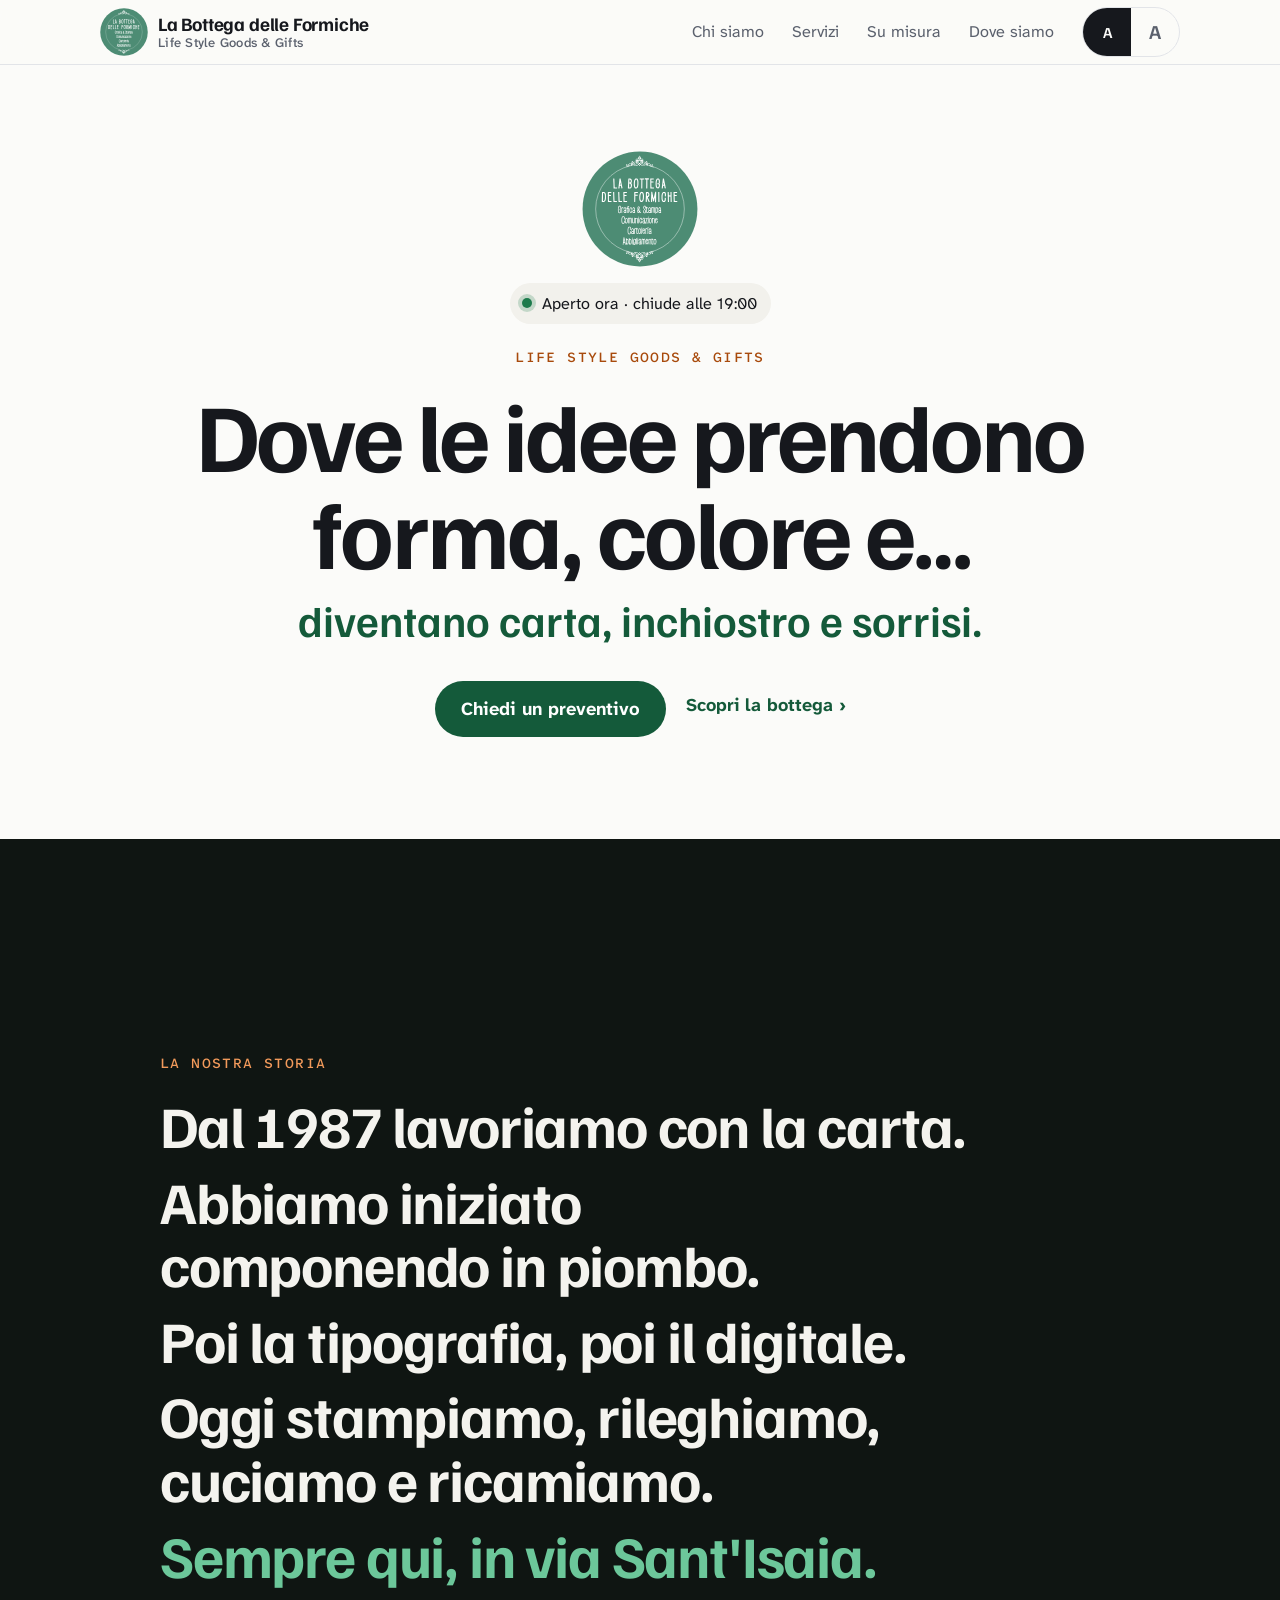
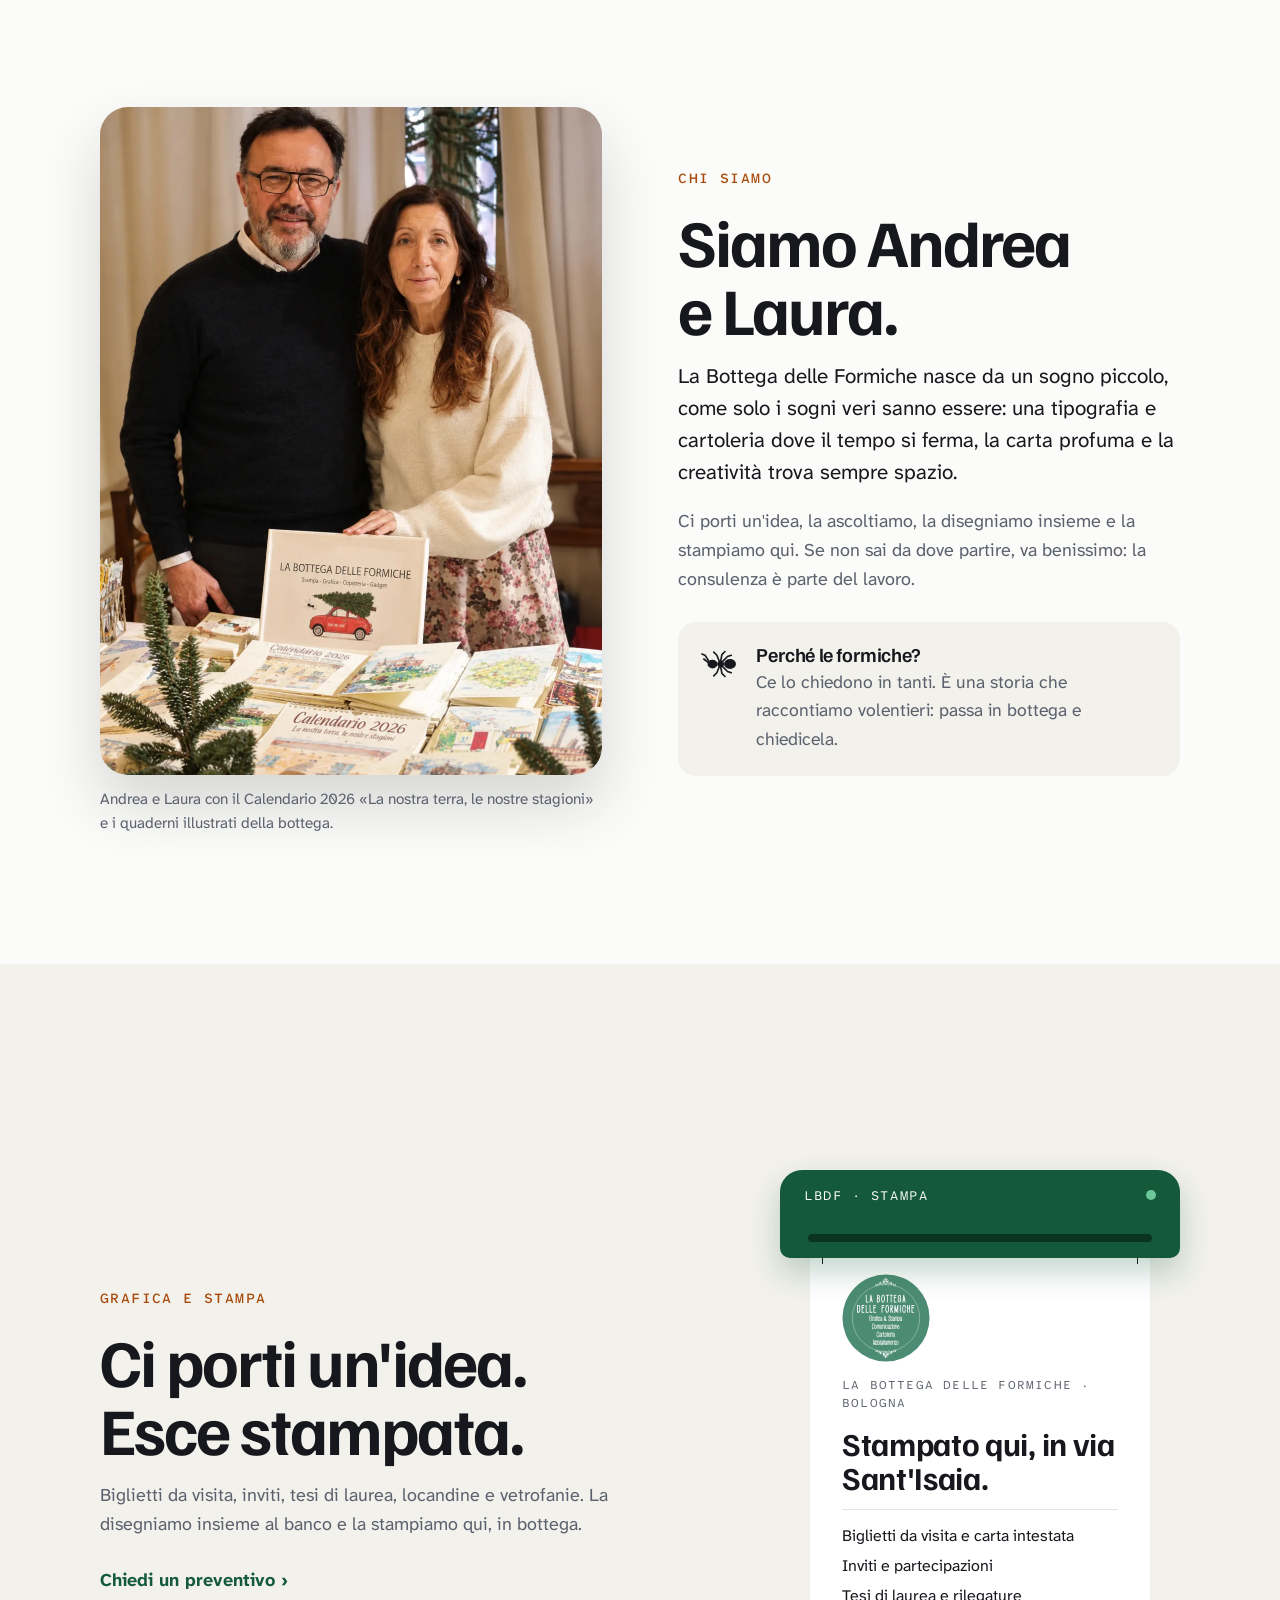
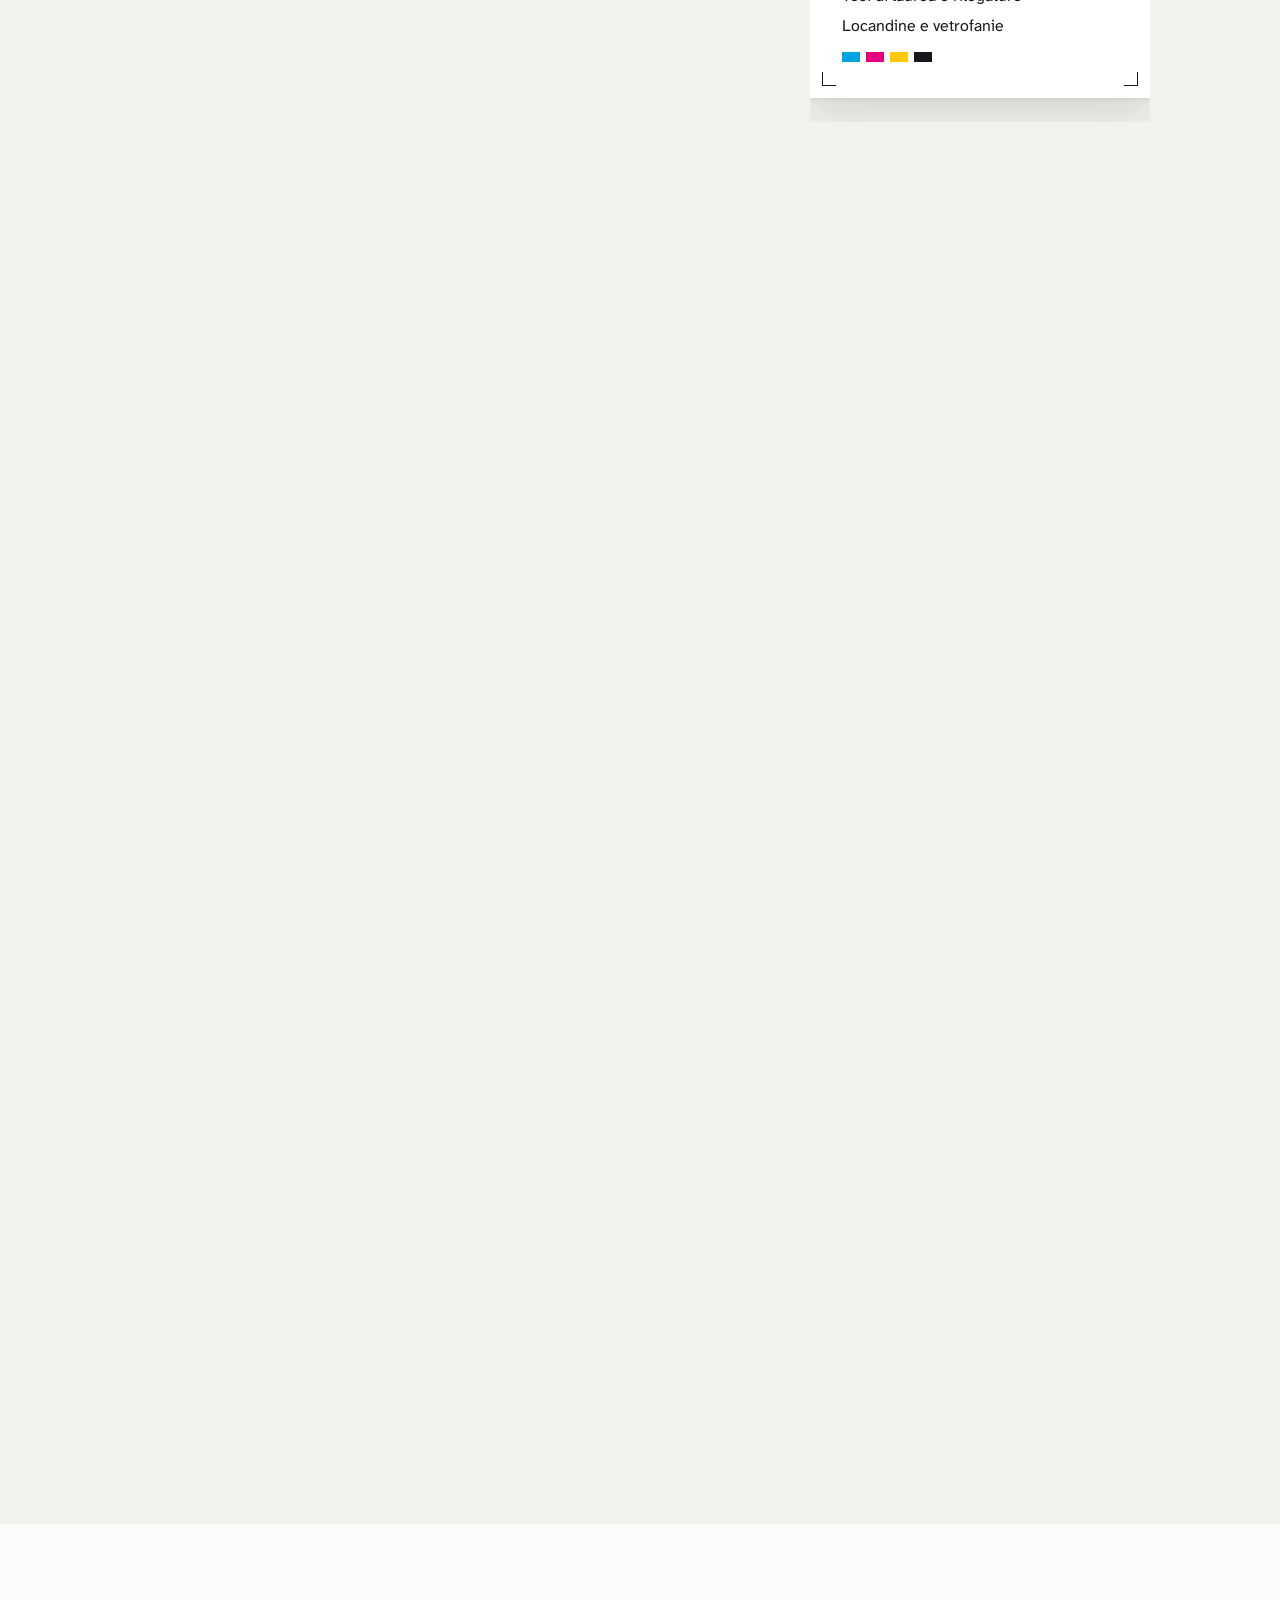
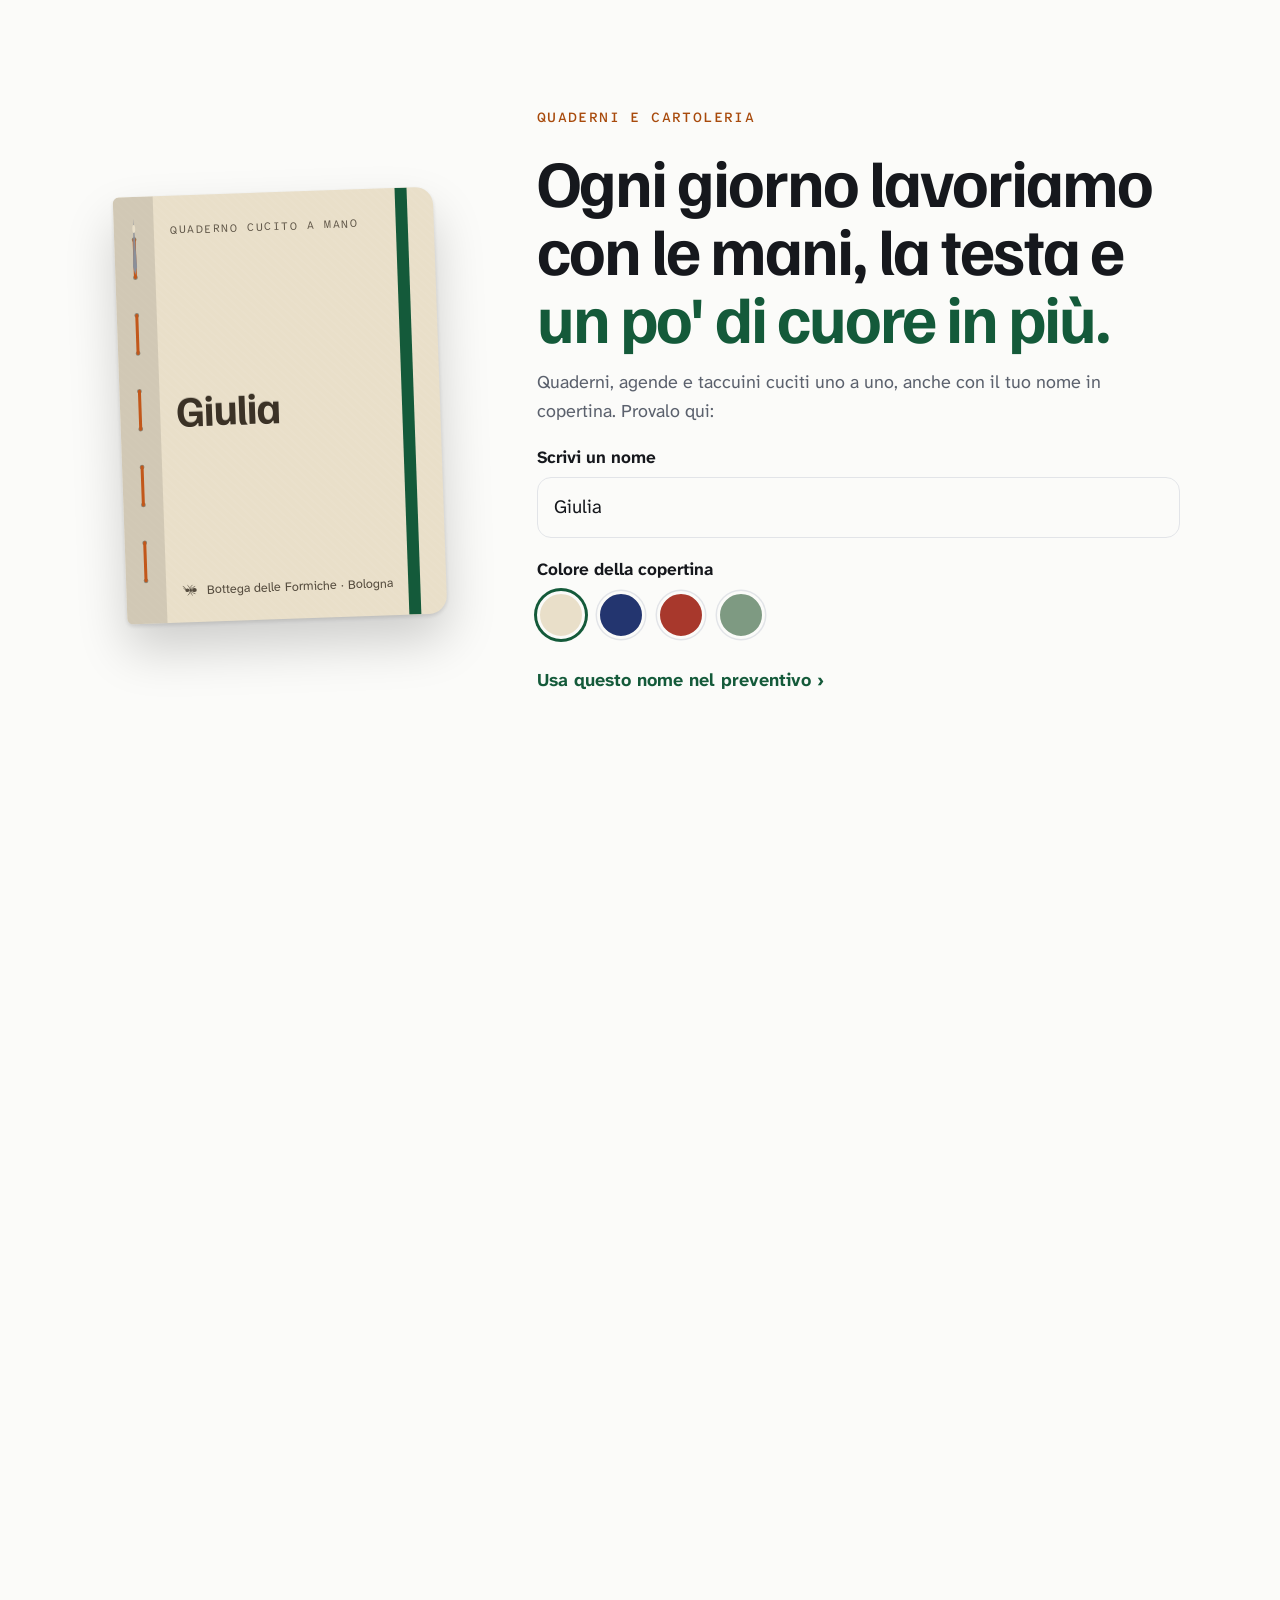
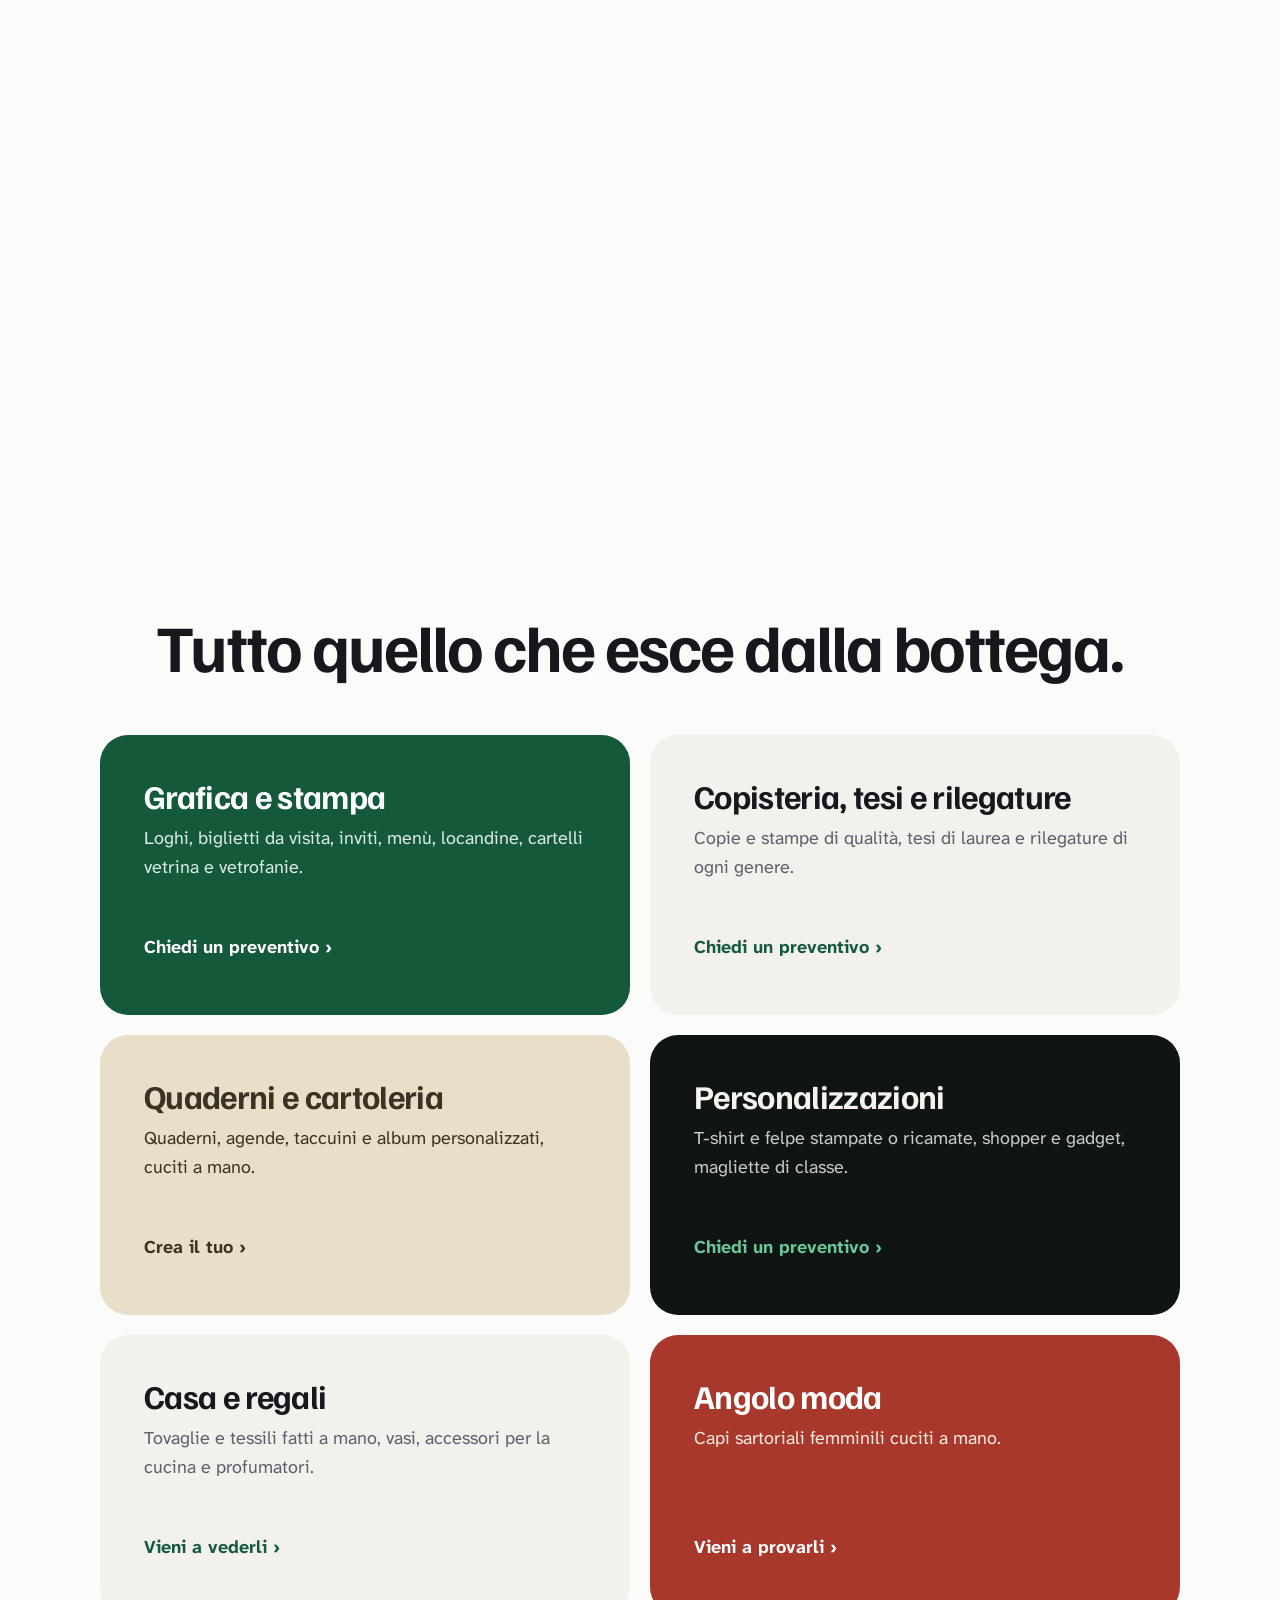
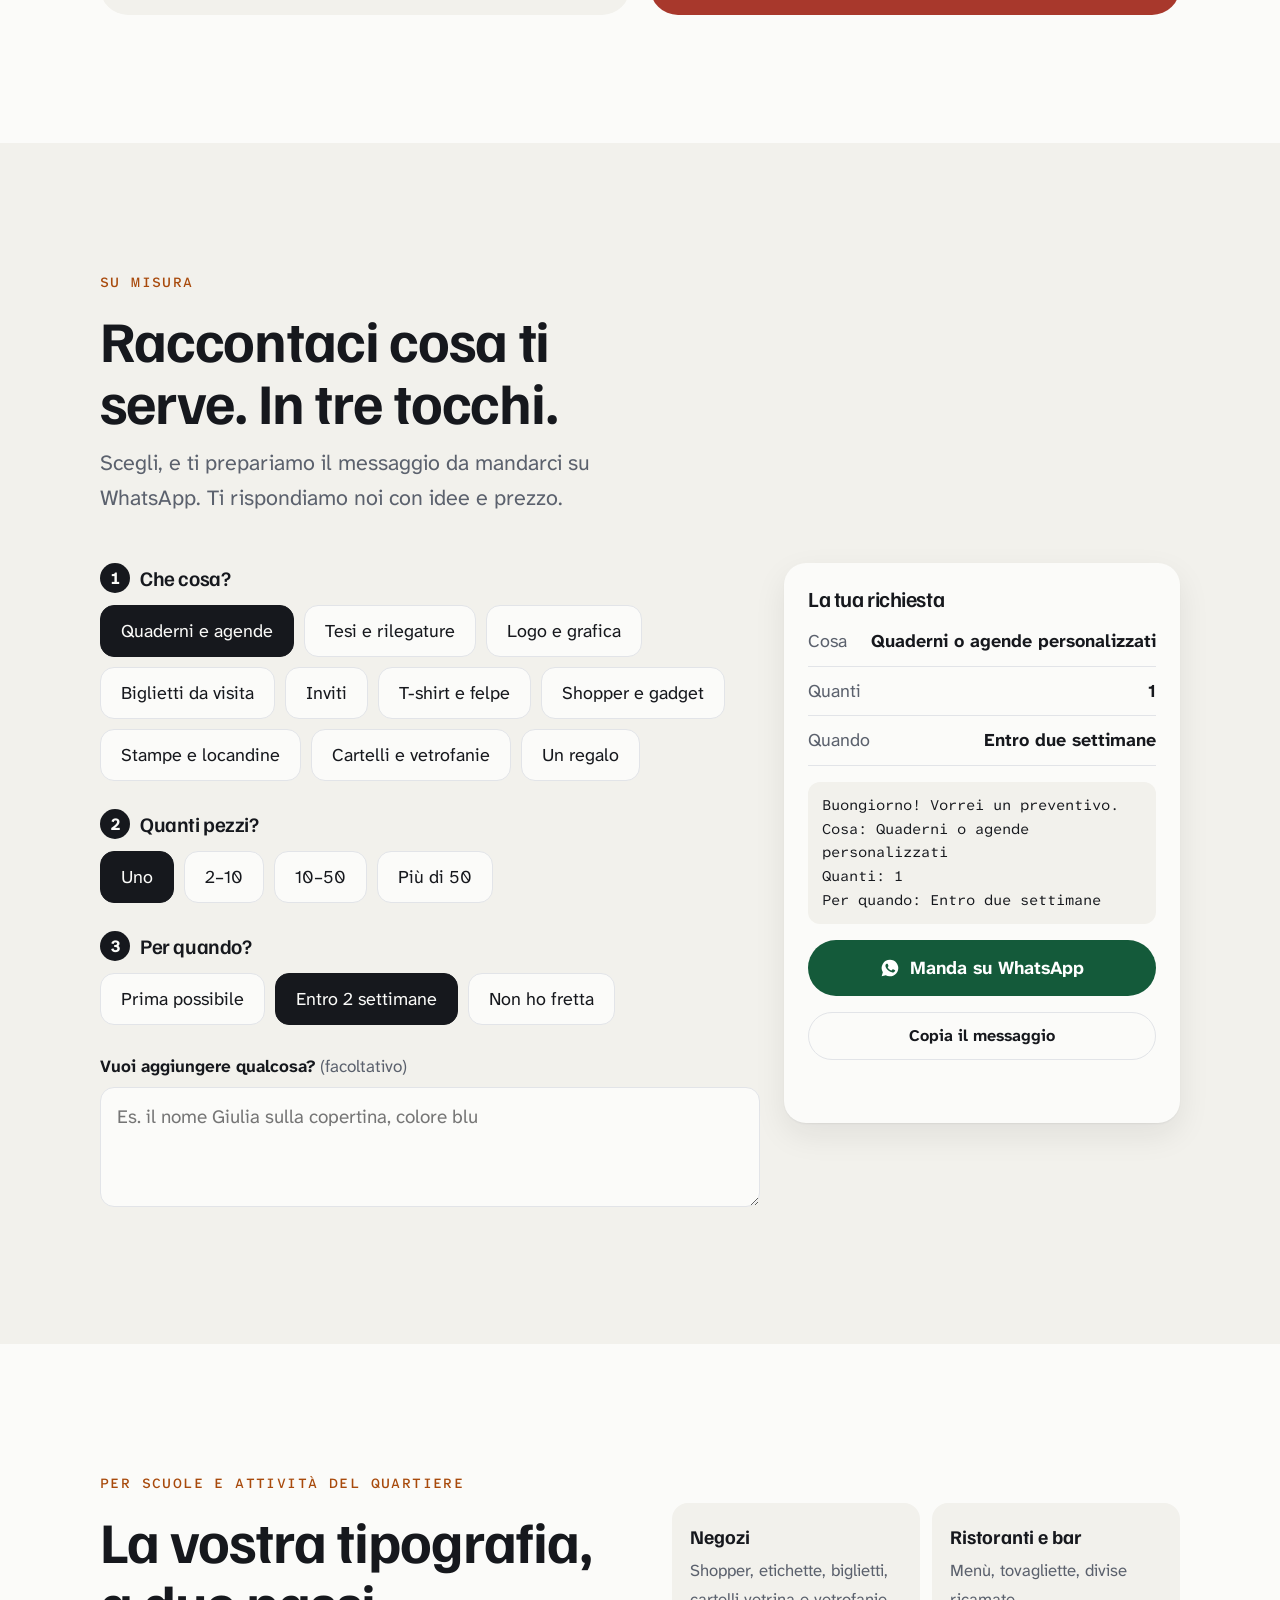
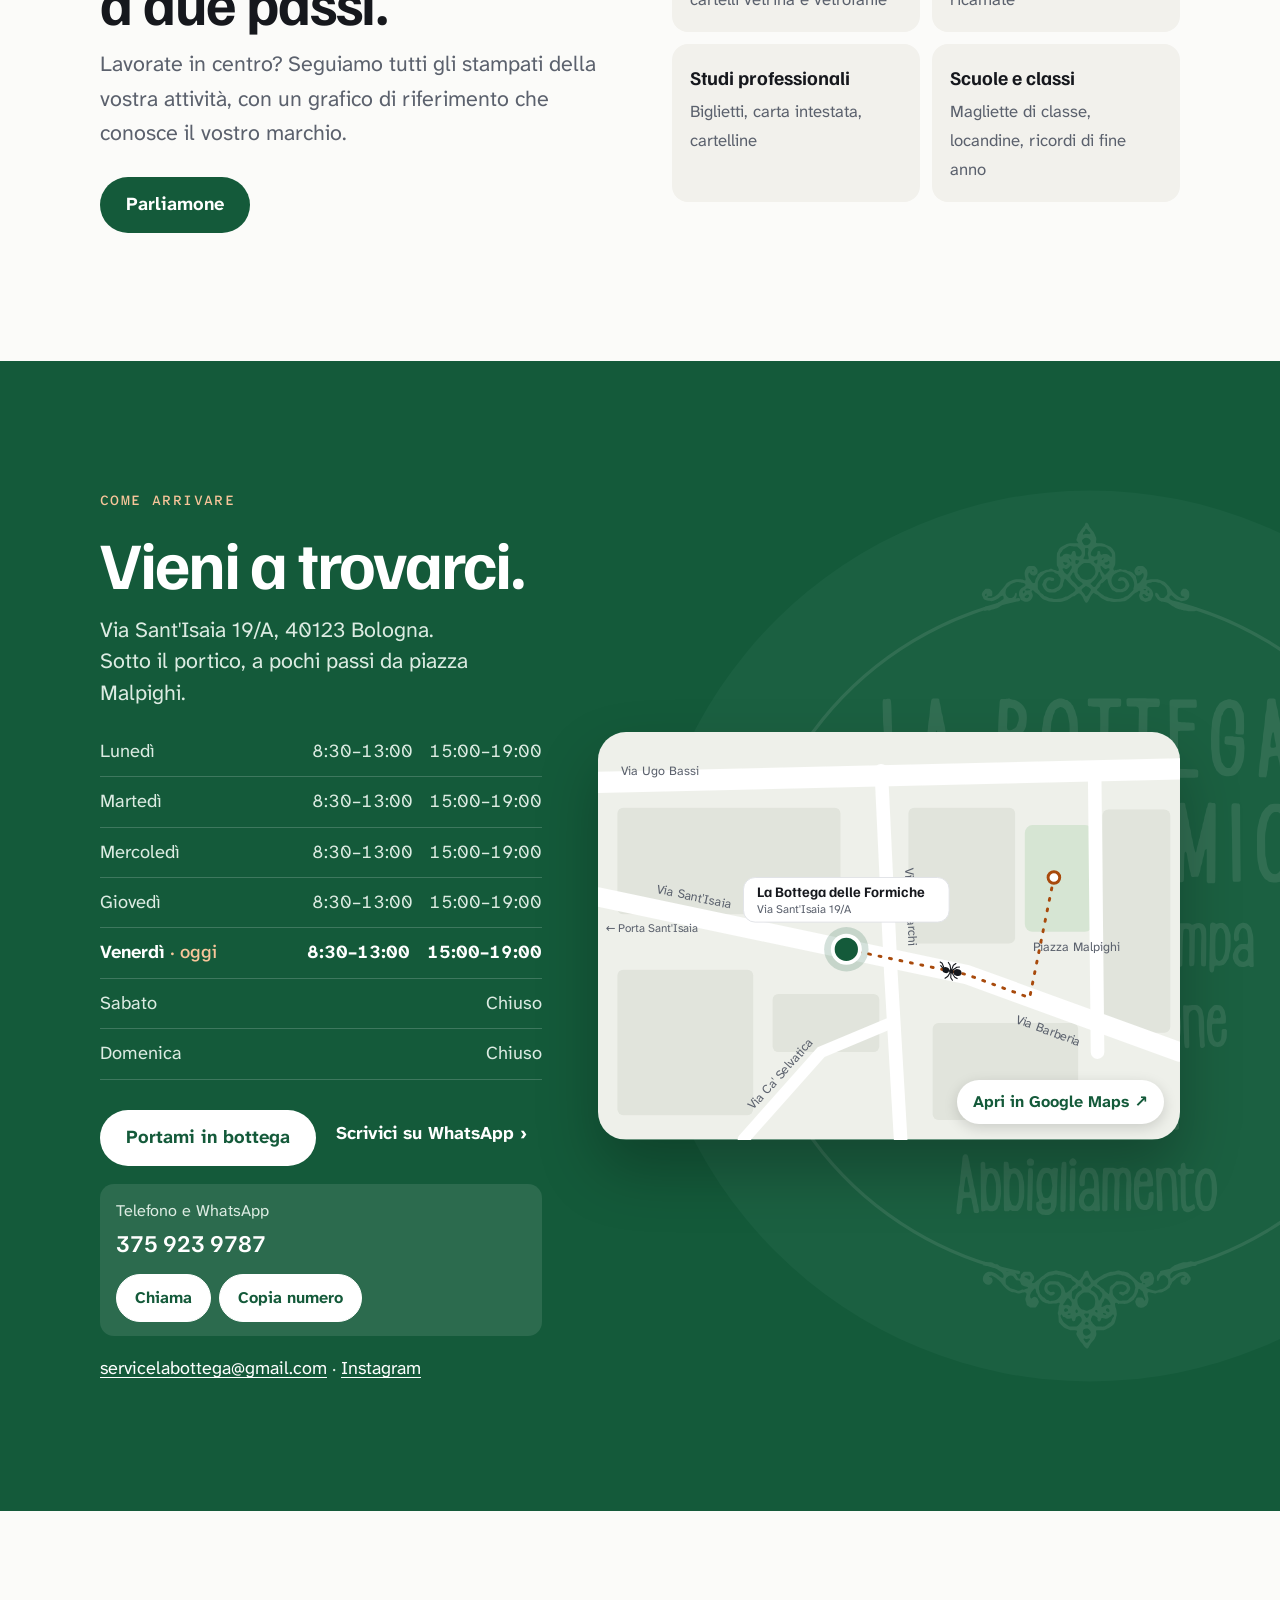
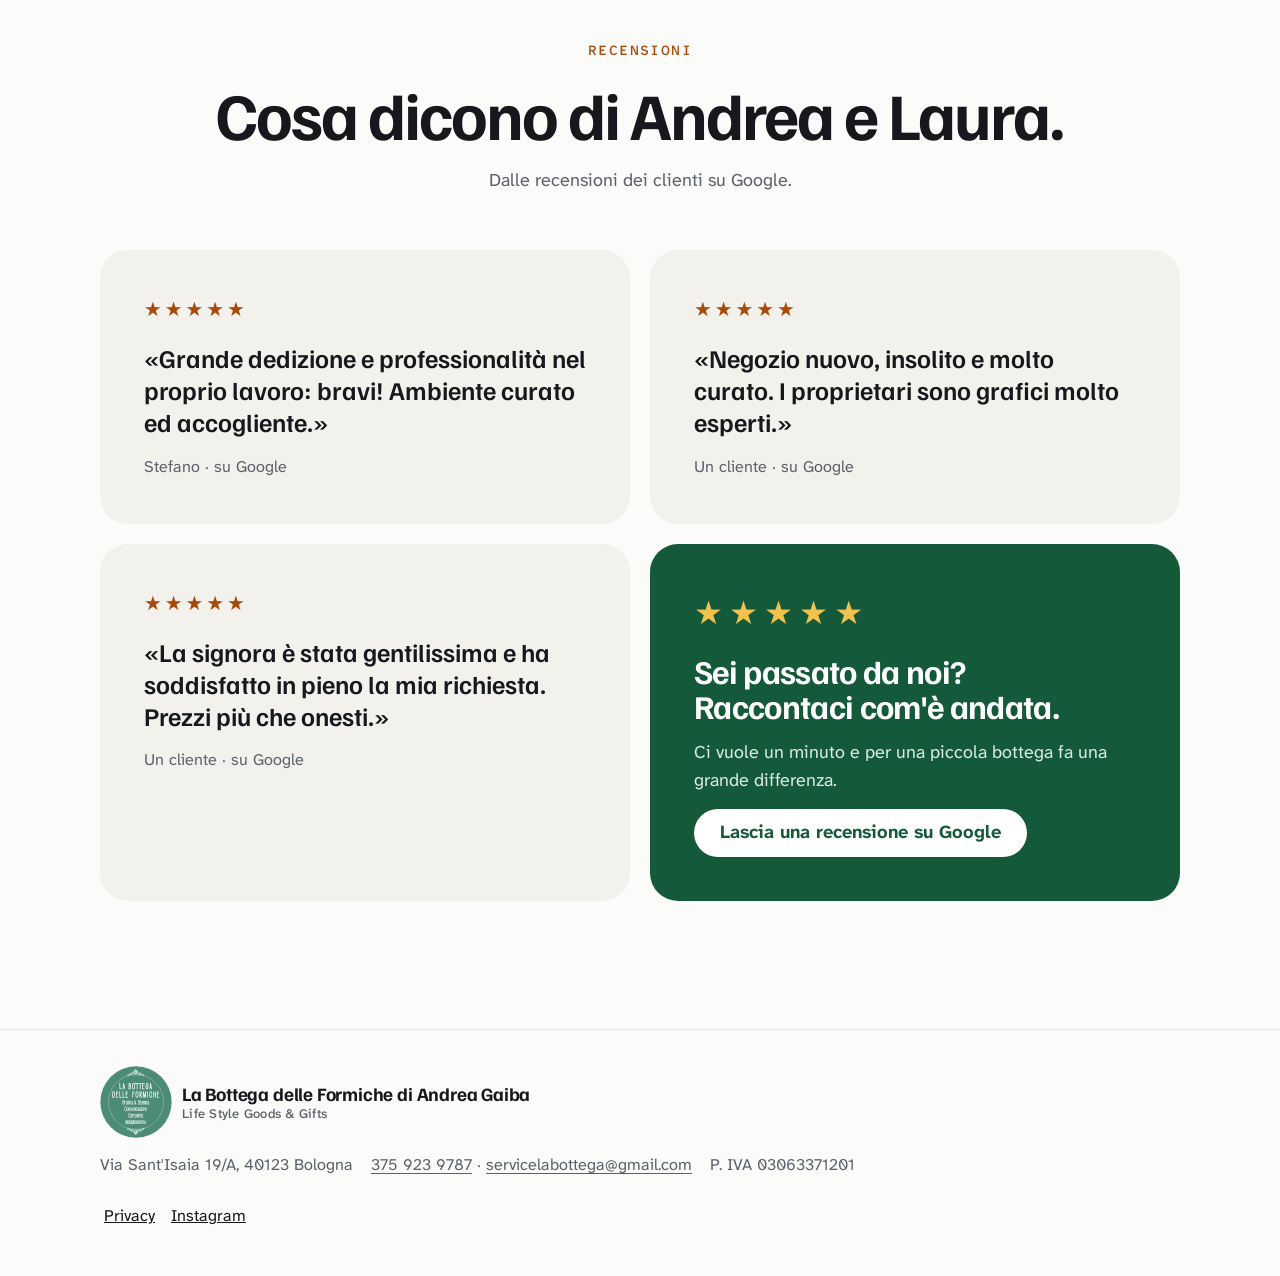
<file: index.html>
<!doctype html>
<html lang="it">
<head>
<meta charset="utf-8">
<meta name="viewport" content="width=device-width, initial-scale=1, viewport-fit=cover">
<title>La Bottega delle Formiche – Life Style Goods &amp; Gifts · Grafica, stampa e copisteria in via Sant'Isaia, Bologna</title>
<meta name="description" content="Grafica, stampa, copisteria, tesi di laurea e rilegature, quaderni e agende personalizzati, regali e moda fatta a mano in via Sant'Isaia 19/A a Bologna. Andrea e Laura sono grafici dal 1987.">
<meta name="color-scheme" content="light dark">
<meta name="theme-color" content="#FBFBF9" media="(prefers-color-scheme: light)">
<meta name="theme-color" content="#111214" media="(prefers-color-scheme: dark)">
<!-- TODO: quando questo sito prenderà il posto di quello su https://labottegadelleformiche.it/, aggiungere:
     <link rel="canonical" href="https://labottegadelleformiche.it/">, <meta property="og:url" content="https://labottegadelleformiche.it/">
     e un'immagine og:image (foto della bottega in img/, vedi img/LEGGIMI.md) -->
<meta property="og:type" content="website">
<meta property="og:locale" content="it_IT">
<meta property="og:title" content="La Bottega delle Formiche">
<meta property="og:description" content="Dove le idee prendono forma, colore e… diventano carta, inchiostro e sorrisi. Via Sant'Isaia 19/A, Bologna.">
<link rel="icon" href="favicon.svg" type="image/svg+xml">
<link rel="preload" href="fonts/atkinson-hyperlegible-next-latin.woff2" as="font" type="font/woff2" crossorigin>
<link rel="preload" href="fonts/familjen-grotesk-latin.woff2" as="font" type="font/woff2" crossorigin>
<link rel="stylesheet" href="style.css">
<!-- Dati per Google (scheda dell'attività). Devono restare uguali a quelli scritti nella pagina. -->
<!-- TODO: aggiungere "url" e "logo" quando il sito sarà su labottegadelleformiche.it. -->
<script type="application/ld+json">
{
  "@context": "https://schema.org",
  "@type": "Store",
  "name": "La Bottega delle Formiche di Andrea Gaiba",
  "slogan": "Life Style Goods & Gifts",
  "description": "Grafica, stampa, copisteria, rilegature, oggetti artigianali e regali dal 1987.",
  "address": {
    "@type": "PostalAddress",
    "streetAddress": "Via Sant'Isaia 19/A",
    "postalCode": "40123",
    "addressLocality": "Bologna",
    "addressRegion": "BO",
    "addressCountry": "IT"
  },
  "telephone": "+39 375 923 9787",
  "email": "servicelabottega@gmail.com",
  "vatID": "IT03063371201",
  "sameAs": ["https://www.instagram.com/labottegadelleformiche/"],
  "openingHoursSpecification": [
    {"@type": "OpeningHoursSpecification", "dayOfWeek": ["Monday","Tuesday","Wednesday","Thursday","Friday"], "opens": "08:30", "closes": "13:00"},
    {"@type": "OpeningHoursSpecification", "dayOfWeek": ["Monday","Tuesday","Wednesday","Thursday","Friday"], "opens": "15:00", "closes": "19:00"}
  ]
}
</script>
</head>
<body>
<a class="skip" href="#main">Vai al contenuto</a>


<svg width="0" height="0" style="position:absolute" aria-hidden="true">
  <defs>
    <symbol id="ant" viewBox="0 0 64 64">
      <g fill="currentColor">
        <ellipse cx="20" cy="32" rx="8" ry="7"/>
        <ellipse cx="33" cy="32" rx="5.5" ry="5"/>
        <ellipse cx="48" cy="32" rx="9.5" ry="8"/>
      </g>
      <g fill="none" stroke="currentColor" stroke-width="2.6" stroke-linecap="round" stroke-linejoin="round">
        <path d="M14 27 L8 18 L3 16"/><path d="M14 30 L6 24"/>
        <path d="M31 28 L27 18 L22 13"/><path d="M33 28 L35 17 L40 12"/><path d="M35 29 L44 20 L50 18"/>
        <path d="M31 36 L27 46 L22 51"/><path d="M33 36 L35 47 L40 52"/><path d="M35 35 L44 44 L50 46"/>
      </g>
    </symbol>
  </defs>
</svg>

<header class="top">
  <div class="wrap">
    <a class="brand" href="#inizio" aria-label="La Bottega delle Formiche, torna su"><img class="logo" src="img/logo.svg" alt="" width="48" height="48"><span class="brand-text"><span>La Bottega delle Formiche</span><small lang="en">Life Style Goods &amp; Gifts</small></span></a>
    <nav class="nav" aria-label="Sezioni">
      <a href="#chi-siamo">Chi siamo</a>
      <a href="#servizi">Servizi</a>
      <a href="#su-misura">Su misura</a>
      <a href="#dove-siamo">Dove siamo</a>
    </nav>
    <div class="size" role="group" aria-label="Dimensione del testo">
      <button type="button" class="s1" id="sz-normal" aria-pressed="true" aria-label="Testo normale" title="Testo normale">A</button>
      <button type="button" class="s2" id="sz-big" aria-pressed="false" aria-label="Testo più grande" title="Testo più grande">A</button>
    </div>
  </div>
</header>

<main id="main">

  <!-- 1. Apertura: scorrendo, il titolo si scompone nei colori di stampa -->
  <section class="hero" id="inizio">
    <div class="hero-inner wrap">
      <img class="hero-logo" src="img/logo.svg" alt="" width="116" height="116">
      <!-- Testo mostrato prima che lo script calcoli se siamo aperti o chiusi -->
      <p class="status" id="status" role="status"><span class="dot"></span><span id="status-text">Lun–ven 8:30–13:00 e 15:00–19:00</span></p>
      <p class="eyebrow" lang="en">Life Style Goods &amp; Gifts</p>
      <div class="press-title">
        <p class="sep sep-c" aria-hidden="true">Dove le idee prendono forma, colore e…</p>
        <p class="sep sep-m" aria-hidden="true">Dove le idee prendono forma, colore e…</p>
        <p class="sep sep-y" aria-hidden="true">Dove le idee prendono forma, colore e…</p>
        <h1 class="k">Dove le idee prendono forma, colore e…</h1>
      </div>
      <p class="hero-sub">diventano carta, inchiostro e sorrisi.</p>
      <div class="ctas center">
        <a class="btn primary" href="#su-misura">Chiedi un preventivo</a>
        <a class="link" href="#chi-siamo">Scopri la bottega ›</a>
      </div>
    </div>
  </section>

  <!-- 2. La storia: la sezione resta ferma e le frasi si accendono una alla volta -->
  <section class="story pin dark" id="storia" aria-labelledby="storia-title">
    <div class="pin-inner">
      <div class="story-lines wrap">
        <h2 class="eyebrow" id="storia-title">La nostra storia</h2>
        <p class="line l1">Dal 1987 lavoriamo con la carta.</p>
        <p class="line l2">Abbiamo iniziato componendo in piombo.</p>
        <p class="line l3">Poi la tipografia, poi il digitale.</p>
        <p class="line l4">Oggi stampiamo, rileghiamo, cuciamo e ricamiamo.</p>
        <p class="line l5 hl">Sempre qui, in via Sant'Isaia.</p>
      </div>
    </div>
  </section>

  <!-- 3. Chi siamo -->
  <section class="about" id="chi-siamo">
    <div class="wrap split">
      <!-- Foto di Andrea e Laura: prima di pubblicare, avere l'ok di chi l'ha scattata -->
      <figure class="photo-wrap">
        <img class="photo" src="img/andrea-e-laura.webp" alt="Andrea e Laura dietro il banco della bottega, con il Calendario 2026 e i quaderni illustrati" width="1000" height="1331" loading="lazy">
        <figcaption>Andrea e Laura con il Calendario 2026 «La nostra terra, le nostre stagioni» e i quaderni illustrati della bottega.</figcaption>
      </figure>
      <div class="about-copy stack">
        <p class="eyebrow">Chi siamo</p>
        <h2 class="big">Siamo Andrea e Laura.</h2>
        <p class="lead-lg">La Bottega delle Formiche nasce da un sogno piccolo, come solo i sogni veri sanno essere: una tipografia e cartoleria dove il tempo si ferma, la carta profuma e la creatività trova sempre spazio.</p>
        <p class="muted">Ci porti un'idea, la ascoltiamo, la disegniamo insieme e la stampiamo qui. Se non sai da dove partire, va benissimo: la consulenza è parte del lavoro.</p>
        <div class="why">
          <svg aria-hidden="true"><use href="#ant"/></svg>
          <div>
            <h3>Perché le formiche?</h3>
            <p>Ce lo chiedono in tanti. È una storia che raccontiamo volentieri: passa in bottega e chiedicela.</p>
          </div>
        </div>
      </div>
    </div>
  </section>

  <!-- 4. Grafica e stampa: scorrendo, il foglio esce dalla stampante -->
  <section class="press pin alt" id="stampa" aria-labelledby="stampa-title">
    <div class="pin-inner">
      <div class="wrap split">
        <div class="press-copy stack">
          <p class="eyebrow">Grafica e stampa</p>
          <h2 class="big" id="stampa-title">Ci porti un'idea. Esce stampata.</h2>
          <p class="muted">Biglietti da visita, inviti, tesi di laurea, locandine e vetrofanie. La disegniamo insieme al banco e la stampiamo qui, in bottega.</p>
          <a class="link" href="#su-misura">Chiedi un preventivo ›</a>
        </div>
        <div class="printer" aria-hidden="true">
          <div class="printer-body">
            <span class="printer-label">LBDF · STAMPA</span>
            <span class="led"></span>
            <span class="slot"></span>
          </div>
          <div class="sheet-window">
            <div class="sheet">
              <span class="crop tl"></span><span class="crop tr"></span><span class="crop bl"></span><span class="crop br"></span>
              <img src="img/logo.svg" alt="" width="88" height="88">
              <p class="sheet-kicker">LA BOTTEGA DELLE FORMICHE · BOLOGNA</p>
              <p class="sheet-title">Stampato qui, in via Sant'Isaia.</p>
              <span class="rule"></span>
              <ul>
                <li>Biglietti da visita e carta intestata</li>
                <li>Inviti e partecipazioni</li>
                <li>Tesi di laurea e rilegature</li>
                <li>Locandine e vetrofanie</li>
              </ul>
              <span class="cmyk"><i></i><i></i><i></i><i></i></span>
            </div>
          </div>
        </div>
      </div>
    </div>
  </section>

  <!-- 5. Quaderni: scorrendo, l'ago cuce la costa; il nome si scrive sulla copertina -->
  <section class="sew pin" id="quaderni" aria-labelledby="quaderni-title">
    <div class="pin-inner">
      <div class="wrap split">
        <div class="book-stage">
          <div class="notebook" id="notebook">
            <span class="spine" aria-hidden="true"></span>
            <span class="band" aria-hidden="true"></span>
            <svg class="stitches" viewBox="0 0 40 450" aria-hidden="true">
              <g class="holes"><circle cx="20" cy="45" r="2.5"/><circle cx="20" cy="85" r="2.5"/><circle cx="20" cy="125" r="2.5"/><circle cx="20" cy="165" r="2.5"/><circle cx="20" cy="205" r="2.5"/><circle cx="20" cy="245" r="2.5"/><circle cx="20" cy="285" r="2.5"/><circle cx="20" cy="325" r="2.5"/><circle cx="20" cy="365" r="2.5"/><circle cx="20" cy="405" r="2.5"/></g>
              <path class="thread" d="M20 45V85M20 125V165M20 205V245M20 285V325M20 365V405"/>
            </svg>
            <svg class="needle" viewBox="0 0 16 60" aria-hidden="true"><path d="M8 2 L10 50 L8 58 L6 50 Z"/><ellipse cx="8" cy="12" rx="1.4" ry="4"/></svg>
            <span class="label">Quaderno cucito a mano</span>
            <span class="name" id="nb-name">Giulia</span>
            <span class="foot"><svg aria-hidden="true"><use href="#ant"/></svg>Bottega delle Formiche · Bologna</span>
          </div>
        </div>
        <div class="sew-copy stack">
          <p class="eyebrow">Quaderni e cartoleria</p>
          <h2 class="big" id="quaderni-title">Ogni giorno lavoriamo con le mani, la testa e <span class="green">un po' di cuore in più.</span></h2>
          <p class="muted">Quaderni, agende e taccuini cuciti uno a uno, anche con il tuo nome in copertina. Provalo qui:</p>
          <div class="field">
            <label for="nome">Scrivi un nome</label>
            <input id="nome" type="text" maxlength="18" value="Giulia" autocomplete="off" placeholder="Es. Marco">
          </div>
          <div>
            <p class="covers-title" id="covers-title">Colore della copertina</p>
            <div class="covers" role="group" aria-labelledby="covers-title">
              <button type="button" class="cover c1" id="cv-1" data-cv="1" aria-pressed="true" aria-label="Carta naturale"></button>
              <button type="button" class="cover c2" id="cv-2" data-cv="2" aria-pressed="false" aria-label="Blu notte"></button>
              <button type="button" class="cover c3" id="cv-3" data-cv="3" aria-pressed="false" aria-label="Rosso Bologna"></button>
              <button type="button" class="cover c4" id="cv-4" data-cv="4" aria-pressed="false" aria-label="Verde salvia"></button>
            </div>
          </div>
          <a class="link" href="#su-misura" id="use-name">Usa questo nome nel preventivo ›</a>
        </div>
      </div>
    </div>
  </section>

  <!-- 6. Servizi: le tessere salgono mentre arrivano sullo schermo -->
  <section class="services-sec" id="servizi">
    <div class="wrap stack-lg">
      <h2 class="big center">Tutto quello che esce dalla bottega.</h2>
      <div class="tiles">
        <article class="tile t-green">
          <h3>Grafica e stampa</h3>
          <p>Loghi, biglietti da visita, inviti, menù, locandine, cartelli vetrina e vetrofanie.</p>
          <a href="#su-misura">Chiedi un preventivo ›</a>
        </article>
        <article class="tile t-paper">
          <h3>Copisteria, tesi e rilegature</h3>
          <p>Copie e stampe di qualità, tesi di laurea e rilegature di ogni genere.</p>
          <a href="#su-misura">Chiedi un preventivo ›</a>
        </article>
        <article class="tile t-cream">
          <h3>Quaderni e cartoleria</h3>
          <p>Quaderni, agende, taccuini e album personalizzati, cuciti a mano.</p>
          <a href="#quaderni">Crea il tuo ›</a>
        </article>
        <article class="tile t-ink">
          <h3>Personalizzazioni</h3>
          <p>T-shirt e felpe stampate o ricamate, shopper e gadget, magliette di classe.</p>
          <a href="#su-misura">Chiedi un preventivo ›</a>
        </article>
        <article class="tile t-paper">
          <h3>Casa e regali</h3>
          <p>Tovaglie e tessili fatti a mano, vasi, accessori per la cucina e profumatori.</p>
          <a href="#dove-siamo">Vieni a vederli ›</a>
        </article>
        <article class="tile t-red">
          <h3>Angolo moda</h3>
          <p>Capi sartoriali femminili cuciti a mano.</p>
          <a href="#dove-siamo">Vieni a provarli ›</a>
        </article>
      </div>
    </div>
  </section>

  <!-- 7. Preventivo su WhatsApp -->
  <section class="alt" id="su-misura">
    <div class="wrap">
      <div class="section-head">
        <p class="eyebrow">Su misura</p>
        <h2>Raccontaci cosa ti serve. In tre tocchi.</h2>
        <p class="lead">Scegli, e ti prepariamo il messaggio da mandarci su WhatsApp. Ti rispondiamo noi con idee e prezzo.</p>
      </div>
      <div class="builder">
        <form class="steps" id="quote" novalidate>
          <div class="step">
            <h3><span class="n">1</span>Che cosa?</h3>
            <div class="chips" role="group" aria-label="Che cosa" data-group="cosa">
              <button type="button" class="chip" aria-pressed="true" data-v="Quaderni o agende personalizzati">Quaderni e agende</button>
              <button type="button" class="chip" aria-pressed="false" data-v="Tesi di laurea o rilegatura">Tesi e rilegature</button>
              <button type="button" class="chip" aria-pressed="false" data-v="Un logo o un lavoro di grafica">Logo e grafica</button>
              <button type="button" class="chip" aria-pressed="false" data-v="Biglietti da visita">Biglietti da visita</button>
              <button type="button" class="chip" aria-pressed="false" data-v="Inviti e partecipazioni">Inviti</button>
              <button type="button" class="chip" aria-pressed="false" data-v="T-shirt o felpe">T-shirt e felpe</button>
              <button type="button" class="chip" aria-pressed="false" data-v="Shopper e gadget">Shopper e gadget</button>
              <button type="button" class="chip" aria-pressed="false" data-v="Stampe e locandine">Stampe e locandine</button>
              <button type="button" class="chip" aria-pressed="false" data-v="Cartelli vetrina o vetrofanie">Cartelli e vetrofanie</button>
              <button type="button" class="chip" aria-pressed="false" data-v="Un regalo personalizzato">Un regalo</button>
            </div>
          </div>
          <div class="step">
            <h3><span class="n">2</span>Quanti pezzi?</h3>
            <div class="chips" role="group" aria-label="Quanti pezzi" data-group="quanti">
              <button type="button" class="chip" aria-pressed="true" data-v="1">Uno</button>
              <button type="button" class="chip" aria-pressed="false" data-v="2–10">2–10</button>
              <button type="button" class="chip" aria-pressed="false" data-v="10–50">10–50</button>
              <button type="button" class="chip" aria-pressed="false" data-v="Più di 50">Più di 50</button>
            </div>
          </div>
          <div class="step">
            <h3><span class="n">3</span>Per quando?</h3>
            <div class="chips" role="group" aria-label="Per quando" data-group="quando">
              <button type="button" class="chip" aria-pressed="false" data-v="Il prima possibile">Prima possibile</button>
              <button type="button" class="chip" aria-pressed="true" data-v="Entro due settimane">Entro 2 settimane</button>
              <button type="button" class="chip" aria-pressed="false" data-v="Non ho fretta">Non ho fretta</button>
            </div>
          </div>
          <div class="field">
            <label for="dettagli">Vuoi aggiungere qualcosa? <span class="optional">(facoltativo)</span></label>
            <textarea id="dettagli" rows="3" placeholder="Es. il nome Giulia sulla copertina, colore blu"></textarea>
          </div>
        </form>

        <aside class="summary" aria-labelledby="sum-title">
          <h3 id="sum-title">La tua richiesta</h3>
          <dl>
            <div><dt>Cosa</dt><dd id="s-cosa">Quaderni o agende personalizzati</dd></div>
            <div><dt>Quanti</dt><dd id="s-quanti">1</dd></div>
            <div><dt>Quando</dt><dd id="s-quando">Entro due settimane</dd></div>
          </dl>
          <p class="msg" id="msg" aria-live="polite"></p>
          <a class="btn primary" id="wa" href="#" target="_blank" rel="noopener">
            <svg viewBox="0 0 24 24" fill="currentColor" aria-hidden="true"><path d="M12 2a10 10 0 0 0-8.6 15.1L2 22l5-1.3A10 10 0 1 0 12 2Zm5.4 14.1c-.2.6-1.3 1.2-1.8 1.2-.5.1-1 .1-3.3-.8-2.8-1.1-4.5-4-4.7-4.2-.1-.2-1.1-1.5-1.1-2.9s.7-2 1-2.3c.2-.3.5-.3.7-.3h.5c.2 0 .4 0 .6.5l.8 2c.1.2.1.4 0 .5l-.3.5-.4.4c-.1.2-.3.3-.1.6.2.3.8 1.3 1.7 2.1 1.2 1 2.1 1.3 2.4 1.5.3.1.5.1.7-.1l.9-1.1c.2-.3.4-.2.7-.1l1.9.9c.3.1.5.2.5.3.1.2.1.7-.1 1.3Z"/></svg>
            Manda su WhatsApp
          </a>
          <button type="button" class="mini" id="copy">Copia il messaggio</button>
          <p class="toast" id="toast" role="status"></p>
        </aside>
      </div>
    </div>
  </section>

  <!-- 8. Per le attività e le scuole del quartiere -->
  <section id="vicini">
    <div class="wrap neighbors">
      <div class="section-head">
        <p class="eyebrow">Per scuole e attività del quartiere</p>
        <h2>La vostra tipografia, a due passi.</h2>
        <p class="lead">Lavorate in centro? Seguiamo tutti gli stampati della vostra attività, con un grafico di riferimento che conosce il vostro marchio.</p>
        <div class="ctas"><a class="btn primary" href="#su-misura">Parliamone</a></div>
      </div>
      <div class="who">
        <div><strong>Negozi</strong><span>Shopper, etichette, biglietti, cartelli vetrina e vetrofanie</span></div>
        <div><strong>Ristoranti e bar</strong><span>Menù, tovagliette, divise ricamate</span></div>
        <div><strong>Studi professionali</strong><span>Biglietti, carta intestata, cartelline</span></div>
        <div><strong>Scuole e classi</strong><span>Magliette di classe, locandine, ricordi di fine anno</span></div>
      </div>
    </div>
  </section>

  <!-- 9. Dove siamo: la formica cammina fino alla bottega -->
  <section class="visit" id="dove-siamo">
    <img class="big-logo" src="img/logo.svg" alt="" width="900" height="900" loading="lazy">
    <div class="wrap visit-grid">
      <div class="visit-copy stack">
        <p class="eyebrow">Come arrivare</p>
        <h2 class="big">Vieni a trovarci.</h2>
        <p class="visit-addr">Via Sant'Isaia 19/A, 40123 Bologna.<br>Sotto il portico, a pochi passi da piazza Malpighi.</p>
        <!-- Gli orari sono scritti in script.js -->
        <table class="hours" aria-label="Orari di apertura">
          <tbody id="hours"></tbody>
        </table>
        <div class="ctas">
          <a class="btn light" href="https://www.google.com/maps/dir/?api=1&amp;destination=La+Bottega+delle+Formiche+Via+Sant%27Isaia+19%2FA+Bologna" target="_blank" rel="noopener">Portami in bottega</a>
          <a class="link light" href="https://wa.me/393759239787" target="_blank" rel="noopener">Scrivici su WhatsApp ›</a>
        </div>
        <!-- Il numero è ripetuto anche in script.js, nei dati per Google in alto e in privacy.html -->
        <div class="contact">
          <div><p class="note">Telefono e WhatsApp</p><p class="num" id="phone">375 923 9787</p></div>
          <div class="contact-actions">
            <a class="mini" href="tel:+393759239787">Chiama</a>
            <button type="button" class="mini" id="copy-phone">Copia numero</button>
          </div>
        </div>
        <p class="visit-mail"><a href="mailto:servicelabottega@gmail.com">servicelabottega@gmail.com</a> · <a href="https://www.instagram.com/labottegadelleformiche/" target="_blank" rel="noopener">Instagram</a></p>
      </div>

      <a class="map" href="https://www.google.com/maps/search/?api=1&amp;query=La+Bottega+delle+Formiche+Via+Sant%27Isaia+19%2FA+Bologna" target="_blank" rel="noopener" aria-label="Apri la posizione della bottega in Google Maps">
        <svg viewBox="0 0 600 420" role="img" aria-label="Mappa della zona: dalla piazza Malpighi, lungo via Barberia e via Sant'Isaia, fino alla bottega al numero 19/A">
          <rect width="600" height="420" fill="#EEF0EA"/>
          <g fill="#E1E4DC">
            <rect x="20" y="78" width="230" height="110" rx="6"/><rect x="320" y="78" width="110" height="140" rx="6"/>
            <rect x="20" y="245" width="140" height="150" rx="6"/><rect x="345" y="300" width="150" height="100" rx="6"/>
            <rect x="520" y="80" width="70" height="230" rx="6"/><rect x="180" y="270" width="110" height="60" rx="6"/>
          </g>
          <rect x="440" y="96" width="70" height="110" rx="8" fill="#D6E5D3"/>
          <g fill="none" stroke="#FFFFFF" stroke-linecap="round">
            <path d="M0 52 L600 38" stroke-width="22"/>
            <path d="M0 170 L380 250 L600 330" stroke-width="20"/>
            <path d="M292 40 L302 250 L312 420" stroke-width="14"/>
            <path d="M512 40 L515 330" stroke-width="14"/>
            <path d="M150 420 L230 330 L302 300" stroke-width="12"/>
          </g>
          <g font-family="Atkinson Hyperlegible Next, system-ui, sans-serif" font-size="13" fill="#5B616D">
            <text x="24" y="44">Via Ugo Bassi</text>
            <text x="60" y="166" transform="rotate(11.9 60 166)">Via Sant'Isaia</text>
            <text x="430" y="300" transform="rotate(20 430 300)">Via Barberia</text>
            <text x="316" y="140" transform="rotate(87 316 140)">Via de' Marchi</text>
            <text x="448" y="226">Piazza Malpighi</text>
            <text x="160" y="390" transform="rotate(-48 160 390)">Via Ca' Selvatica</text>
            <text x="8" y="206" font-size="12">← Porta Sant'Isaia</text>
          </g>
          <path d="M470 150 L445 274 L380 250 L256 224" fill="none" stroke="#A84A0C" stroke-width="3" stroke-dasharray="2 9" stroke-linecap="round"/>
          <circle cx="470" cy="150" r="6" fill="#FFFFFF" stroke="#A84A0C" stroke-width="3"/>
          <circle cx="256" cy="224" r="26" fill="#145A3A" opacity=".18"><animate attributeName="r" values="18;34;18" dur="2.4s" repeatCount="indefinite"/></circle>
          <circle cx="256" cy="224" r="14" fill="#145A3A" stroke="#FFFFFF" stroke-width="4"/>
          <g class="walker" color="#16181D">
            <use href="#ant" x="-14" y="-14" width="28" height="28"/>
            <animateMotion dur="8s" repeatCount="indefinite" rotate="auto-reverse" calcMode="linear" keyPoints="0;0;1;1" keyTimes="0;0.08;0.8;1" path="M470 150 L445 274 L380 250 L256 224"/>
          </g>
          <g>
            <rect x="150" y="150" width="212" height="46" rx="12" fill="#FFFFFF" stroke="#E2E4E8"/>
            <text x="164" y="170" font-family="Familjen Grotesk, sans-serif" font-weight="700" font-size="15" fill="#16181D">La Bottega delle Formiche</text>
            <text x="164" y="187" font-family="Atkinson Hyperlegible Next, sans-serif" font-size="12" fill="#5B616D">Via Sant'Isaia 19/A</text>
          </g>
        </svg>
        <span class="map-cta">Apri in Google Maps ↗</span>
      </a>
    </div>
  </section>

  <!-- 10. Recensioni vere dei clienti su Google -->
  <section class="reviews" id="recensioni">
    <div class="wrap stack-lg">
      <div class="stack center">
        <p class="eyebrow">Recensioni</p>
        <h2 class="big">Cosa dicono di Andrea e Laura.</h2>
        <!-- TODO: aggiungere voto medio e numero di recensioni copiandoli dalla scheda Google -->
        <p class="muted">Dalle recensioni dei clienti su Google.</p>
      </div>
      <div class="review-grid">
        <figure class="tile review">
          <span class="stars" role="img" aria-label="5 stelle su 5">★★★★★</span>
          <blockquote>«Grande dedizione e professionalità nel proprio lavoro: bravi! Ambiente curato ed accogliente.»</blockquote>
          <figcaption>Stefano · su Google</figcaption>
        </figure>
        <figure class="tile review">
          <span class="stars" role="img" aria-label="5 stelle su 5">★★★★★</span>
          <blockquote>«Negozio nuovo, insolito e molto curato. I proprietari sono grafici molto esperti.»</blockquote>
          <figcaption>Un cliente · su Google</figcaption>
        </figure>
        <figure class="tile review">
          <span class="stars" role="img" aria-label="5 stelle su 5">★★★★★</span>
          <blockquote>«La signora è stata gentilissima e ha soddisfatto in pieno la mia richiesta. Prezzi più che onesti.»</blockquote>
          <figcaption>Un cliente · su Google</figcaption>
        </figure>
        <div class="tile review-cta">
          <span class="stars" aria-hidden="true">★★★★★</span>
          <h3>Sei passato da noi?<br>Raccontaci com'è andata.</h3>
          <p>Ci vuole un minuto e per una piccola bottega fa una grande differenza.</p>
          <!-- TODO: sostituire con il link diretto "Chiedi recensioni" della scheda Google (lo stesso della card NFC) -->
          <a class="btn light" href="https://www.google.com/maps/search/?api=1&amp;query=La+Bottega+delle+Formiche+Via+Sant%27Isaia+19%2FA+Bologna" target="_blank" rel="noopener">Lascia una recensione su Google</a>
        </div>
      </div>
    </div>
  </section>
</main>

<footer>
  <div class="wrap">
    <a class="brand" href="#inizio"><img class="logo" src="img/logo.svg" alt="" width="48" height="48"><span class="brand-text"><span>La Bottega delle Formiche di Andrea Gaiba</span><small lang="en">Life Style Goods &amp; Gifts</small></span></a>
    <div class="legal">
      <p>Via Sant'Isaia 19/A, 40123 Bologna</p>
      <p><a href="tel:+393759239787">375 923 9787</a> · <a href="mailto:servicelabottega@gmail.com">servicelabottega@gmail.com</a></p>
      <p>P. IVA 03063371201</p>
    </div>
    <ul class="foot-links">
      <li><a href="privacy.html">Privacy</a></li>
      <li><a href="https://www.instagram.com/labottegadelleformiche/" target="_blank" rel="noopener">Instagram</a></li>
    </ul>
  </div>
</footer>

<script src="script.js"></script>
</body>
</html>
</file>
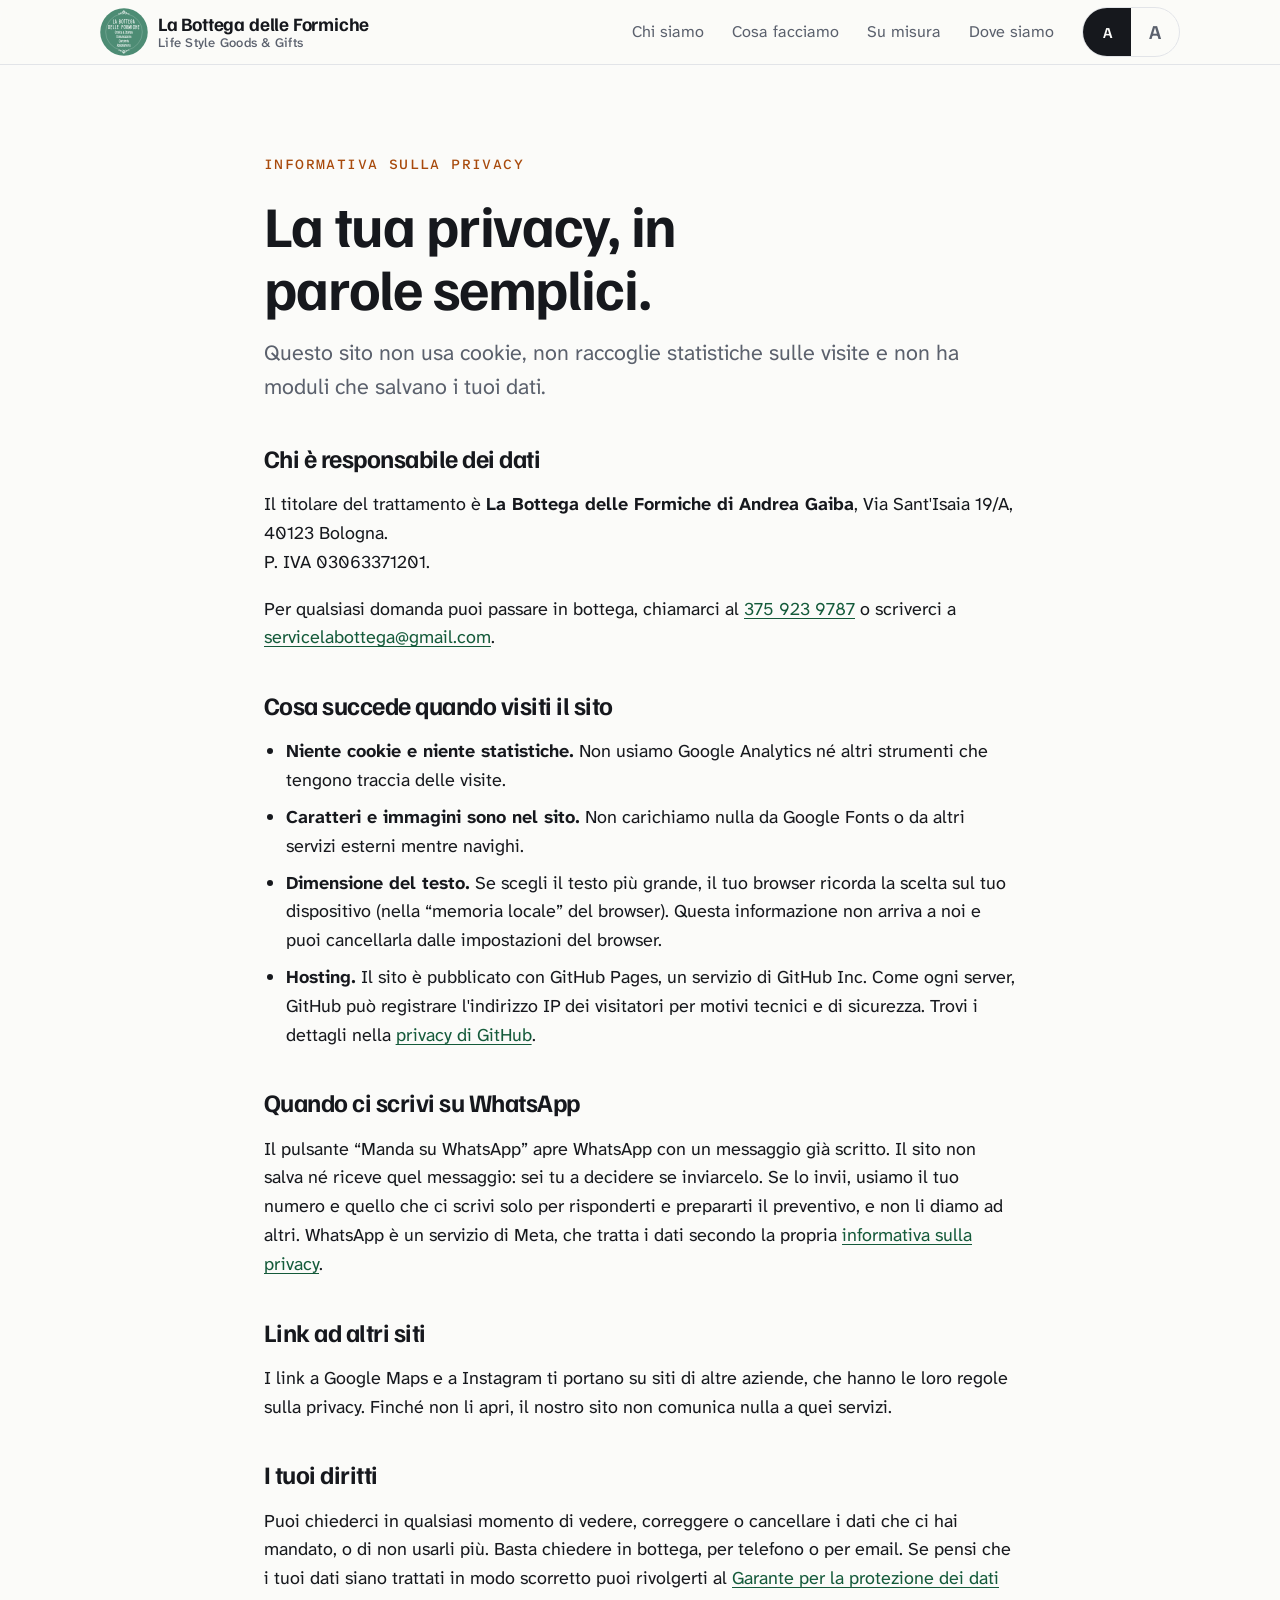
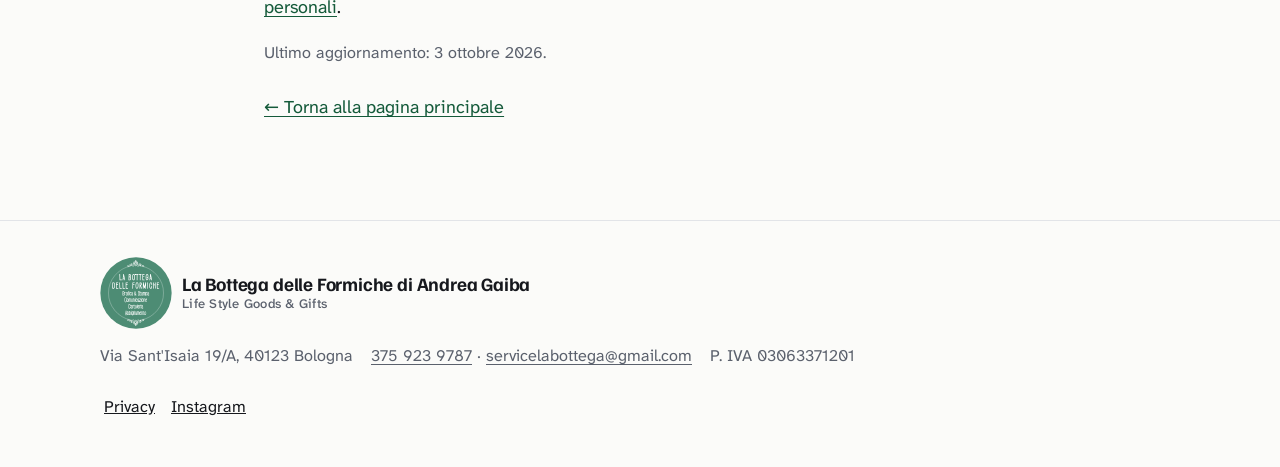
<file: privacy.html>
<!doctype html>
<html lang="it">
<head>
<meta charset="utf-8">
<meta name="viewport" content="width=device-width, initial-scale=1, viewport-fit=cover">
<title>Privacy – La Bottega delle Formiche</title>
<meta name="description" content="Come il sito della Bottega delle Formiche tratta i dati di chi lo visita: niente cookie, niente statistiche.">
<meta name="color-scheme" content="light dark">
<meta name="theme-color" content="#FBFBF9" media="(prefers-color-scheme: light)">
<meta name="theme-color" content="#111214" media="(prefers-color-scheme: dark)">
<link rel="icon" href="favicon.svg" type="image/svg+xml">
<link rel="stylesheet" href="style.css">
</head>
<body>
<a class="skip" href="#main">Vai al contenuto</a>

<svg width="0" height="0" style="position:absolute" aria-hidden="true">
  <defs>
    <symbol id="ant" viewBox="0 0 64 64">
      <g fill="currentColor">
        <ellipse cx="20" cy="32" rx="8" ry="7"/>
        <ellipse cx="33" cy="32" rx="5.5" ry="5"/>
        <ellipse cx="48" cy="32" rx="9.5" ry="8"/>
      </g>
      <g fill="none" stroke="currentColor" stroke-width="2.4" stroke-linecap="round" stroke-linejoin="round">
        <path d="M14 27 L8 18 L3 16"/><path d="M14 30 L6 24"/>
        <path d="M31 28 L27 18 L22 13"/><path d="M33 28 L35 17 L40 12"/><path d="M35 29 L44 20 L50 18"/>
        <path d="M31 36 L27 46 L22 51"/><path d="M33 36 L35 47 L40 52"/><path d="M35 35 L44 44 L50 46"/>
      </g>
    </symbol>
    <symbol id="reg" viewBox="0 0 26 26"><g fill="none" stroke="currentColor" stroke-width="1.2"><circle cx="13" cy="13" r="6"/><path d="M13 0v26M0 13h26"/></g></symbol>
  </defs>
</svg>

<header class="top">
  <div class="wrap">
    <a class="brand" href="./" aria-label="La Bottega delle Formiche, torna alla pagina principale"><img class="logo" src="img/logo.svg" alt="" width="48" height="48"><span class="brand-text"><span>La Bottega delle Formiche</span><small lang="en">Life Style Goods &amp; Gifts</small></span></a>
    <nav class="nav" aria-label="Sezioni">
      <a href="./#chi-siamo">Chi siamo</a>
      <a href="./#cosa-facciamo">Cosa facciamo</a>
      <a href="./#su-misura">Su misura</a>
      <a href="./#dove-siamo">Dove siamo</a>
    </nav>
    <div class="size" role="group" aria-label="Dimensione del testo">
      <button type="button" class="s1" id="sz-normal" aria-pressed="true" aria-label="Testo normale" title="Testo normale">A</button>
      <button type="button" class="s2" id="sz-big" aria-pressed="false" aria-label="Testo più grande" title="Testo più grande">A</button>
    </div>
  </div>
</header>

<main id="main" class="page">
  <div class="wrap prose">
    <p class="eyebrow">Informativa sulla privacy</p>
    <h1>La tua privacy, in parole semplici.</h1>
    <p class="lead">Questo sito non usa cookie, non raccoglie statistiche sulle visite e non ha moduli che salvano i tuoi dati.</p>

    <h2>Chi è responsabile dei dati</h2>
    <p>Il titolare del trattamento è <strong>La Bottega delle Formiche di Andrea Gaiba</strong>, Via Sant'Isaia 19/A, 40123 Bologna.<br>
    P. IVA 03063371201.</p>
    <p>Per qualsiasi domanda puoi passare in bottega, chiamarci al <a href="tel:+393759239787">375 923 9787</a> o scriverci a <a href="mailto:servicelabottega@gmail.com">servicelabottega@gmail.com</a>.</p>

    <h2>Cosa succede quando visiti il sito</h2>
    <ul>
      <li><strong>Niente cookie e niente statistiche.</strong> Non usiamo Google Analytics né altri strumenti che tengono traccia delle visite.</li>
      <li><strong>Caratteri e immagini sono nel sito.</strong> Non carichiamo nulla da Google Fonts o da altri servizi esterni mentre navighi.</li>
      <li><strong>Dimensione del testo.</strong> Se scegli il testo più grande, il tuo browser ricorda la scelta sul tuo dispositivo (nella “memoria locale” del browser). Questa informazione non arriva a noi e puoi cancellarla dalle impostazioni del browser.</li>
      <li><strong>Hosting.</strong> Il sito è pubblicato con GitHub Pages, un servizio di GitHub Inc. Come ogni server, GitHub può registrare l'indirizzo IP dei visitatori per motivi tecnici e di sicurezza. Trovi i dettagli nella <a href="https://docs.github.com/it/site-policy/privacy-policies/github-general-privacy-statement" target="_blank" rel="noopener">privacy di GitHub</a>.</li>
    </ul>

    <h2>Quando ci scrivi su WhatsApp</h2>
    <p>Il pulsante “Manda su WhatsApp” apre WhatsApp con un messaggio già scritto. Il sito non salva né riceve quel messaggio: sei tu a decidere se inviarcelo. Se lo invii, usiamo il tuo numero e quello che ci scrivi solo per risponderti e prepararti il preventivo, e non li diamo ad altri. WhatsApp è un servizio di Meta, che tratta i dati secondo la propria <a href="https://www.whatsapp.com/legal/privacy-policy-eea" target="_blank" rel="noopener">informativa sulla privacy</a>.</p>
    <!-- TODO: decidere con Andrea e Laura per quanto tempo si tengono le chat dei preventivi e scriverlo qui -->

    <h2>Link ad altri siti</h2>
    <p>I link a Google Maps e a Instagram ti portano su siti di altre aziende, che hanno le loro regole sulla privacy. Finché non li apri, il nostro sito non comunica nulla a quei servizi.</p>

    <h2>I tuoi diritti</h2>
    <p>Puoi chiederci in qualsiasi momento di vedere, correggere o cancellare i dati che ci hai mandato, o di non usarli più. Basta chiedere in bottega, per telefono o per email. Se pensi che i tuoi dati siano trattati in modo scorretto puoi rivolgerti al <a href="https://www.garanteprivacy.it/" target="_blank" rel="noopener">Garante per la protezione dei dati personali</a>.</p>

    <p class="note">Ultimo aggiornamento: 3 ottobre 2026.</p>
    <p><a class="back" href="./">← Torna alla pagina principale</a></p>
  </div>
</main>

<footer>
  <div class="wrap">
    <a class="brand" href="./"><img class="logo" src="img/logo.svg" alt="" width="48" height="48"><span class="brand-text"><span>La Bottega delle Formiche di Andrea Gaiba</span><small lang="en">Life Style Goods &amp; Gifts</small></span></a>
    <div class="legal">
      <p>Via Sant'Isaia 19/A, 40123 Bologna</p>
      <p><a href="tel:+393759239787">375 923 9787</a> · <a href="mailto:servicelabottega@gmail.com">servicelabottega@gmail.com</a></p>
      <p>P. IVA 03063371201</p>
    </div>
    <ul class="foot-links">
      <li><a href="privacy.html">Privacy</a></li>
      <li><a href="https://www.instagram.com/labottegadelleformiche/" target="_blank" rel="noopener">Instagram</a></li>
    </ul>
  </div>
</footer>

<script src="script.js"></script>
</body>
</html>
</file>
<file: style.css>
/* ---------- Font ospitati nel sito (nessuna chiamata a Google Fonts) ----------
   File variabili in /fonts, licenza SIL OFL 1.1: vedi fonts/LICENZE-FONT.txt */
@font-face{font-family:"Familjen Grotesk";font-style:normal;font-weight:500 700;font-display:swap;src:url("fonts/familjen-grotesk-latin.woff2") format("woff2");unicode-range:U+0000-00FF,U+0131,U+0152-0153,U+02BB-02BC,U+02C6,U+02DA,U+02DC,U+0304,U+0308,U+0329,U+2000-206F,U+20AC,U+2122,U+2191,U+2193,U+2212,U+2215,U+FEFF,U+FFFD}
@font-face{font-family:"Familjen Grotesk";font-style:normal;font-weight:500 700;font-display:swap;src:url("fonts/familjen-grotesk-latin-ext.woff2") format("woff2");unicode-range:U+0100-02BA,U+02BD-02C5,U+02C7-02CC,U+02CE-02D7,U+02DD-02FF,U+0304,U+0308,U+0329,U+1D00-1DBF,U+1E00-1E9F,U+1EF2-1EFF,U+2020,U+20A0-20AB,U+20AD-20C0,U+2113,U+2C60-2C7F,U+A720-A7FF}
@font-face{font-family:"Atkinson Hyperlegible Next";font-style:normal;font-weight:400 700;font-display:swap;src:url("fonts/atkinson-hyperlegible-next-latin.woff2") format("woff2");unicode-range:U+0000-00FF,U+0131,U+0152-0153,U+02BB-02BC,U+02C6,U+02DA,U+02DC,U+0304,U+0308,U+0329,U+2000-206F,U+20AC,U+2122,U+2191,U+2193,U+2212,U+2215,U+FEFF,U+FFFD}
@font-face{font-family:"Atkinson Hyperlegible Next";font-style:normal;font-weight:400 700;font-display:swap;src:url("fonts/atkinson-hyperlegible-next-latin-ext.woff2") format("woff2");unicode-range:U+0100-02BA,U+02BD-02C5,U+02C7-02CC,U+02CE-02D7,U+02DD-02FF,U+0304,U+0308,U+0329,U+1D00-1DBF,U+1E00-1E9F,U+1EF2-1EFF,U+2020,U+20A0-20AB,U+20AD-20C0,U+2113,U+2C60-2C7F,U+A720-A7FF}
@font-face{font-family:"Atkinson Hyperlegible Mono";font-style:normal;font-weight:400 500;font-display:swap;src:url("fonts/atkinson-hyperlegible-mono-latin.woff2") format("woff2");unicode-range:U+0000-00FF,U+0131,U+0152-0153,U+02BB-02BC,U+02C6,U+02DA,U+02DC,U+0304,U+0308,U+0329,U+2000-206F,U+20AC,U+2122,U+2191,U+2193,U+2212,U+2215,U+FEFF,U+FFFD}
@font-face{font-family:"Atkinson Hyperlegible Mono";font-style:normal;font-weight:400 500;font-display:swap;src:url("fonts/atkinson-hyperlegible-mono-latin-ext.woff2") format("woff2");unicode-range:U+0100-02BA,U+02BD-02C5,U+02C7-02CC,U+02CE-02D7,U+02DD-02FF,U+0304,U+0308,U+0329,U+1D00-1DBF,U+1E00-1E9F,U+1EF2-1EFF,U+2020,U+20A0-20AB,U+20AD-20C0,U+2113,U+2C60-2C7F,U+A720-A7FF}

/* La Bottega delle Formiche – foglio di stile unico per tutte le pagine.
   Layout ispirato alle pagine prodotto Apple: titoli grandi e centrati, sezioni a tutta larghezza,
   alcune sezioni restano ferme mentre si scorre e raccontano il mestiere (stampa, carta, cucito).
   Le animazioni legate allo scorrimento sono solo CSS: se il browser non le supporta,
   o se è attivo "riduci movimento", la pagina resta completa e ferma. */

:root{
  --paper:#FBFBF9;
  --surface:#F2F1EC;
  --ink:#16181D;
  --muted:#5B616D;
  --line:#E2E4E8;
  /* Identità della bottega: verde bottiglia come colore principale, arancio caldo per i titoletti */
  --accent:#145A3A;
  --accent-soft:#E2EEE6;
  --on-accent:#FFFFFF;
  --warm:#A84A0C;
  --ok:#1C7A4B;
  --off:#B4372B;
  --c:#00A3E0; --m:#E5007E; --y:#FFC800;
  --blend:multiply;
  /* Colori fissi del marchio, uguali in tema chiaro e scuro */
  --brand:#145A3A; --brand-ink:#FFFFFF; --brand-soft:#DCEBE2; --brand-warm:#F7C59A;
  --night:#0F1512; --night-ink:#F4F3EE;
  --cover-1:#E9DFC9; --cover-1-ink:#3B3226;
  --cover-2:#23356F; --cover-2-ink:#F3E9D2;
  --cover-3:#A8382C; --cover-3-ink:#F7EBDD;
  --cover-4:#7E9A82; --cover-4-ink:#17251A;
  --shadow:0 1px 2px rgba(22,24,29,.06),0 12px 32px rgba(22,24,29,.08);
  --f-display:"Familjen Grotesk","Helvetica Neue",Arial,sans-serif;
  --f-body:"Atkinson Hyperlegible Next","Atkinson Hyperlegible",system-ui,-apple-system,"Segoe UI",sans-serif;
  --f-mono:"Atkinson Hyperlegible Mono",ui-monospace,"SF Mono",Menlo,monospace;
  --radius:18px;
  --wrap:1120px;
}
@media (prefers-color-scheme: dark){
  :root:not([data-theme="light"]){
    --paper:#111214; --surface:#1A1C20; --ink:#ECEDEF; --muted:#A2A8B3; --line:#2B2E34;
    --accent:#6CC79A; --accent-soft:#15291F; --on-accent:#062016; --warm:#F29A5B; --ok:#4CC38A; --off:#F07A6C;
    --blend:screen;
    --shadow:0 1px 2px rgba(0,0,0,.4),0 12px 32px rgba(0,0,0,.35);
    color-scheme:dark;
  }
}
:root[data-theme="dark"]{
  --paper:#111214; --surface:#1A1C20; --ink:#ECEDEF; --muted:#A2A8B3; --line:#2B2E34;
  --accent:#6CC79A; --accent-soft:#15291F; --on-accent:#062016; --warm:#F29A5B; --ok:#4CC38A; --off:#F07A6C;
  --blend:screen;
  --shadow:0 1px 2px rgba(0,0,0,.4),0 12px 32px rgba(0,0,0,.35);
  color-scheme:dark;
}

html{font-size:112.5%;scroll-behavior:smooth}
html.big{font-size:131.25%}
@media (prefers-reduced-motion: reduce){html{scroll-behavior:auto}*{transition:none!important;animation:none!important}}
body{margin:0;background:var(--paper);color:var(--ink);font-family:var(--f-body);font-size:1rem;line-height:1.6;-webkit-font-smoothing:antialiased;overflow-x:clip}
*{box-sizing:border-box}
a{color:inherit}
img{max-width:100%}
:focus-visible{outline:3px solid var(--accent);outline-offset:3px;border-radius:6px}
.skip{position:absolute;left:-999px;top:8px;background:var(--ink);color:var(--paper);padding:10px 16px;border-radius:10px;z-index:50}
.skip:focus{left:16px}
.wrap{max-width:var(--wrap);margin-inline:auto;padding-inline:20px}
h1,h2,h3{font-family:var(--f-display);line-height:1.08;letter-spacing:-.02em;text-wrap:balance;margin:0}
p{margin:0}
.eyebrow{font-family:var(--f-mono);font-size:.78rem;font-weight:500;letter-spacing:.1em;text-transform:uppercase;color:var(--warm)}
.lead{font-size:1.2rem;color:var(--muted);max-width:36ch}
.lead-lg{font-size:1.15rem;line-height:1.55}
.muted{color:var(--muted)}
.green{color:var(--accent)}
.big{font-size:clamp(2.2rem,5.2vw,4rem);font-weight:700;line-height:1.02;letter-spacing:-.03em}
.stack{display:flex;flex-direction:column;gap:18px}
.stack-lg{display:flex;flex-direction:column;gap:clamp(32px,5vw,56px)}
.center{text-align:center;align-items:center;justify-content:center}
.split{display:flex;flex-wrap:wrap;align-items:center;gap:clamp(40px,6vw,80px)}
.split > *{flex:1 1 360px;min-width:0}

/* Header */
.top{position:sticky;top:env(safe-area-inset-top,0px);z-index:20;background:color-mix(in srgb,var(--paper) 86%,transparent);backdrop-filter:saturate(1.4) blur(14px);-webkit-backdrop-filter:saturate(1.4) blur(14px);border-bottom:1px solid var(--line)}
.top .wrap{display:flex;align-items:center;gap:16px;min-height:64px}
.brand{display:flex;align-items:center;gap:10px;min-width:0;text-decoration:none;line-height:1.15;font-family:var(--f-display);font-weight:700;font-size:1.05rem;letter-spacing:-.01em}
.brand svg{width:30px;height:30px;color:var(--ink);flex:none}
/* Logo ufficiale (img/logo.svg, ricostruito in vettoriale dal logo della bottega) */
.logo{width:48px;height:48px;flex:none;display:block}
footer .brand .logo{width:72px;height:72px}
.brand-text{display:grid;gap:2px}
.brand-text small{font-family:var(--f-body);font-weight:500;font-size:.72rem;letter-spacing:.02em;color:var(--muted)}
.nav{display:flex;gap:4px;margin-left:auto;flex-wrap:wrap}
.nav a{display:inline-flex;align-items:center;min-height:48px;text-decoration:none;font-size:.9rem;padding:0 12px;border-radius:999px;color:var(--muted)}
.nav a:hover,.nav a[aria-current="page"]{color:var(--ink);background:var(--surface)}
.size{display:flex;border:1px solid var(--line);border-radius:999px;overflow:hidden;flex:none}
.size button{font:inherit;font-family:var(--f-display);font-weight:600;background:transparent;color:var(--muted);border:0;min-width:48px;min-height:48px;cursor:pointer}
.size button[aria-pressed="true"]{background:var(--ink);color:var(--paper)}
.size .s1{font-size:.85rem}.size .s2{font-size:1.1rem}
@media (max-width:860px){.nav{display:none}.size{margin-left:auto}}

/* Pulsanti e link */
.ctas{display:flex;flex-wrap:wrap;align-items:center;gap:12px 20px;margin-top:12px}
.btn{display:inline-flex;align-items:center;justify-content:center;gap:10px;min-height:56px;padding:0 26px;border-radius:999px;font:inherit;font-weight:700;font-size:1.02rem;text-decoration:none;cursor:pointer;border:0;transition:transform .15s ease,background .15s ease}
.btn:active{transform:scale(.98)}
.btn.primary{background:var(--accent);color:var(--on-accent)}
.btn.primary:hover{filter:brightness(1.08)}
.btn.ghost{background:var(--surface);color:var(--ink)}
.btn.ghost:hover{background:var(--line)}
.btn.light{background:#FFFFFF;color:var(--brand)}
.btn svg{width:20px;height:20px}
.link{display:inline-flex;align-items:center;min-height:48px;font-weight:700;color:var(--accent);text-decoration:none;align-self:flex-start}
.link:hover{text-decoration:underline;text-underline-offset:4px}
.link.light{color:#FFFFFF}
.status{display:inline-flex;align-items:center;gap:10px;font-size:.9rem;padding:8px 14px 8px 12px;border-radius:999px;background:var(--surface);color:var(--ink)}
.dot{width:10px;height:10px;border-radius:50%;background:var(--muted)}
.status.open .dot{background:var(--ok);box-shadow:0 0 0 4px color-mix(in srgb,var(--ok) 22%,transparent)}
.status.closed .dot{background:var(--off)}

/* Sezioni */
section{padding-block:clamp(64px,10vw,128px)}
.section-head{display:grid;gap:14px;margin-bottom:clamp(28px,5vw,48px);max-width:46rem}
.section-head h2{font-size:clamp(2rem,4.6vw,3.2rem);font-weight:700}
.alt{background:var(--surface)}
.dark{background:var(--night);color:var(--night-ink)}
.dark .eyebrow{color:#F29A5B}

/* 1. Apertura */
.hero{padding-block:0;overflow:hidden}
.hero-inner{min-height:min(86vh,820px);display:flex;flex-direction:column;align-items:center;justify-content:center;gap:16px;text-align:center;padding-block:48px 64px}
.hero-logo{width:clamp(80px,10vw,116px);height:auto}
.hero .eyebrow{margin-top:6px}
.press-title{position:relative;max-width:1000px}
.press-title h1,.press-title .sep{font-family:var(--f-display);font-size:clamp(2.6rem,7.6vw,6rem);font-weight:700;line-height:1;letter-spacing:-.03em;text-wrap:balance;margin:0}
.sep{position:absolute;inset:0;opacity:0;mix-blend-mode:var(--blend);pointer-events:none}
.sep-c{color:var(--c)}.sep-m{color:var(--m)}.sep-y{color:var(--y)}
.hero-sub{font-family:var(--f-display);font-weight:600;font-size:clamp(1.5rem,3.4vw,2.5rem);line-height:1.15;color:var(--accent)}
.hero .ctas{justify-content:center;margin-top:20px}

/* Sezioni che restano ferme mentre si scorre */
.pin{padding-block:0}
.pin-inner{position:sticky;top:0;height:100vh;height:100svh;display:flex;align-items:center;overflow:hidden;padding-top:64px}
.pin-inner > .wrap{width:100%}
.story{height:260vh}
.press{height:240vh}
.sew{height:240vh}
/* Su schermi piccoli, o con il testo grande, niente sezioni ferme: si scorre normalmente */
@media (max-width:860px), (max-height:640px){
  .pin{height:auto}
  .pin-inner{position:static;height:auto;padding-block:72px}
}
html.big .pin{height:auto}
html.big .pin-inner{position:static;height:auto;padding-block:72px}

/* 2. La storia */
.story-lines{display:flex;flex-direction:column;gap:12px;max-width:1000px}
.story-lines .eyebrow{margin-bottom:10px}
.line{font-family:var(--f-display);font-weight:700;font-size:clamp(1.9rem,4.6vw,3.75rem);line-height:1.08;letter-spacing:-.02em;text-wrap:balance}
.line.hl{color:#6CC79A}

/* 3. Chi siamo */
.photo-wrap{margin:0;display:flex;flex-direction:column;gap:12px}
.photo{display:block;width:100%;height:auto;border-radius:28px;box-shadow:0 30px 60px rgba(22,24,29,.16)}
.photo-wrap figcaption{font-size:.85rem;color:var(--muted)}
.why{margin-top:10px;background:var(--surface);border-radius:var(--radius);padding:22px;display:flex;gap:16px;align-items:flex-start}
.why svg{width:40px;height:40px;flex:none;color:var(--ink)}
.why h3{font-size:1.1rem;font-weight:600;margin-bottom:4px}
.why p{color:var(--muted);font-size:.98rem}

/* 4. La stampante */
.printer{flex:0 1 400px;display:flex;flex-direction:column;align-items:center}
.printer-body{position:relative;z-index:2;width:min(400px,100%);height:88px;padding:16px 24px;background:var(--brand);border-radius:22px 22px 10px 10px;box-shadow:0 14px 30px rgba(20,90,58,.25);display:flex;align-items:flex-start;justify-content:space-between;color:#FFFFFF}
.printer-label{font-family:var(--f-mono);font-size:13px;letter-spacing:.12em}
.led{width:10px;height:10px;border-radius:50%;background:#6CC79A;margin-top:4px}
.slot{position:absolute;left:28px;right:28px;bottom:16px;height:8px;border-radius:4px;background:#0B3322}
.sheet-window{position:relative;z-index:1;width:min(340px,86%);margin-top:-20px;padding-bottom:24px;overflow:hidden}
.sheet{position:relative;min-height:450px;padding:36px clamp(20px,6vw,32px);background:#FFFFFF;color:#16181D;box-shadow:0 2px 4px rgba(22,24,29,.06),0 18px 36px rgba(22,24,29,.12);display:flex;flex-direction:column;gap:14px;font-size:16px;line-height:1.5}
.sheet img{width:88px;height:88px}
.sheet-kicker{font-family:var(--f-mono);font-size:12px;letter-spacing:.1em;color:#5B616D}
.sheet-title{font-family:var(--f-display);font-weight:700;font-size:clamp(24px,7vw,32px);line-height:1.08;letter-spacing:-.01em}
.rule{height:1px;background:#E2E4E8;flex:none}
.sheet ul{list-style:none;margin:0;padding:0;display:grid;gap:6px}
.cmyk{margin-top:auto;display:flex;gap:6px}
.cmyk i{width:18px;height:10px;background:#00A3E0}
.cmyk i:nth-child(2){background:#E5007E}.cmyk i:nth-child(3){background:#FFC800}.cmyk i:nth-child(4){background:#16181D}
.crop{position:absolute;width:14px;height:14px;border:0 solid #16181D}
.crop.tl{top:12px;left:12px;border-top-width:1px;border-left-width:1px}
.crop.tr{top:12px;right:12px;border-top-width:1px;border-right-width:1px}
.crop.bl{bottom:12px;left:12px;border-bottom-width:1px;border-left-width:1px}
.crop.br{bottom:12px;right:12px;border-bottom-width:1px;border-right-width:1px}

/* 5. Il quaderno cucito, con il nome in copertina */
.book-stage{flex:0 1 360px;display:flex;justify-content:center;padding-block:20px}
.notebook{--cv:var(--cover-1);--cvi:var(--cover-1-ink);position:relative;width:min(100%,320px);aspect-ratio:3/4;border-radius:6px 18px 18px 6px;background:var(--cv);color:var(--cvi);box-shadow:0 2px 4px rgba(0,0,0,.12),0 26px 50px rgba(0,0,0,.18);transition:background .35s ease,color .35s ease;transform:rotate(-2deg);display:flex;flex-direction:column;justify-content:space-between;padding:26px 52px 22px 56px;overflow:hidden}
.notebook::before{content:"";position:absolute;inset:0;background:repeating-linear-gradient(45deg,rgba(255,255,255,.035) 0 2px,transparent 2px 6px);pointer-events:none}
.notebook .spine{position:absolute;top:0;bottom:0;left:0;width:40px;background:rgba(0,0,0,.1)}
.notebook .band{position:absolute;top:0;bottom:0;right:26px;width:12px;background:var(--brand)}
.stitches{position:absolute;top:0;left:0;width:40px;height:100%}
.stitches .holes{fill:currentColor;opacity:.45}
.thread{fill:none;stroke:#C2571A;stroke-width:3.2;stroke-linecap:round}
.needle{position:absolute;top:20px;left:12px;width:16px;height:60px}
.needle path{fill:#8A8F99}.needle ellipse{fill:var(--cv)}
.notebook .label{position:relative;font-family:var(--f-mono);font-size:.62rem;letter-spacing:.14em;text-transform:uppercase;opacity:.8}
.notebook .name{position:relative;font-family:var(--f-display);font-weight:700;font-size:clamp(1.7rem,6vw,2.4rem);line-height:1;letter-spacing:-.02em;word-break:break-word;text-shadow:0 1px 0 rgba(255,255,255,.18),0 -1px 0 rgba(0,0,0,.18)}
.notebook .name.inked{animation:ink .5s ease}
@keyframes ink{from{opacity:.15;filter:blur(3px)}to{opacity:1;filter:blur(0)}}
.notebook .foot{position:relative;display:flex;align-items:center;gap:8px;font-size:.7rem;opacity:.85}
.notebook .foot svg{width:16px;height:16px}
.field label{display:block;font-weight:700;font-size:.95rem;margin-bottom:6px}
.field input,.field textarea,.field select{width:100%;font:inherit;font-size:1.05rem;color:var(--ink);background:var(--paper);border:1.5px solid var(--line);border-radius:14px;padding:14px 16px;min-height:54px}
.field input:focus,.field textarea:focus,.field select:focus{border-color:var(--accent);outline:none;box-shadow:0 0 0 4px var(--accent-soft)}
.covers-title{font-weight:700;font-size:.95rem;margin-bottom:8px}
.covers{display:flex;gap:12px;flex-wrap:wrap}
.cover{width:48px;height:48px;border-radius:50%;border:3px solid var(--paper);box-shadow:0 0 0 1.5px var(--line);cursor:pointer;padding:0}
.cover[aria-pressed="true"]{box-shadow:0 0 0 3px var(--accent)}
.c1{background:var(--cover-1)}.c2{background:var(--cover-2)}.c3{background:var(--cover-3)}.c4{background:var(--cover-4)}
.note{font-size:.9rem;color:var(--muted)}

/* 6. Servizi */
.tiles{display:grid;grid-template-columns:repeat(2,minmax(0,1fr));gap:20px}
@media (max-width:720px){.tiles{grid-template-columns:1fr}}
.tile{min-height:280px;padding:clamp(28px,4vw,44px);border-radius:28px;display:flex;flex-direction:column;gap:10px}
.tile h3{font-size:clamp(1.6rem,2.6vw,2.2rem);font-weight:700;line-height:1.05}
.tile a{margin-top:auto;display:inline-flex;align-items:center;min-height:48px;font-weight:700;text-decoration:none;align-self:flex-start}
.tile a:hover{text-decoration:underline;text-underline-offset:4px}
.t-green{background:var(--brand);color:#FFFFFF}.t-green p{color:var(--brand-soft)}
.t-paper{background:var(--surface);color:var(--ink)}.t-paper p{color:var(--muted)}.t-paper a{color:var(--accent)}
.t-cream{background:var(--cover-1);color:var(--cover-1-ink)}
.t-ink{background:var(--night);color:var(--night-ink)}.t-ink p{color:#C9CBC6}.t-ink a{color:#6CC79A}
.t-red{background:var(--cover-3);color:#FFFFFF}.t-red p{color:var(--cover-3-ink)}

/* 7. Su misura */
.builder{display:grid;grid-template-columns:1.25fr .75fr;gap:24px;align-items:start}
.builder > *{min-width:0}
@media (max-width:900px){.builder{grid-template-columns:1fr}}
.steps{display:grid;gap:28px}
.step h3{font-size:1.15rem;font-weight:600;margin-bottom:12px;display:flex;align-items:center;gap:10px}
.step h3 .n{width:30px;height:30px;border-radius:50%;background:var(--ink);color:var(--paper);display:grid;place-items:center;font-size:.9rem;font-family:var(--f-mono);flex:none}
.chips{display:flex;flex-wrap:wrap;gap:10px}
.chip{font:inherit;font-size:1rem;min-height:52px;padding:0 20px;border-radius:14px;background:var(--paper);color:var(--ink);border:1.5px solid var(--line);cursor:pointer;display:inline-flex;align-items:center;gap:10px}
.chip:hover{border-color:var(--muted)}
.chip[aria-pressed="true"]{background:var(--ink);color:var(--paper);border-color:var(--ink)}
.summary{position:sticky;top:calc(env(safe-area-inset-top,0px) + 84px);background:var(--paper);border-radius:22px;padding:24px;box-shadow:var(--shadow);display:grid;gap:16px}
.summary h3{font-size:1.2rem;font-weight:600}
.summary dl{margin:0;display:grid;gap:10px}
.summary dl div{display:flex;justify-content:space-between;gap:12px;border-bottom:1px solid var(--line);padding-bottom:10px}
.summary dt{color:var(--muted)}
.summary dd{margin:0;font-weight:700;text-align:right}
.msg{font-family:var(--f-mono);font-size:.82rem;background:var(--surface);border-radius:12px;padding:12px 14px;white-space:pre-wrap;word-break:break-word;color:var(--ink)}
.summary .btn{width:100%}
.toast{font-size:.9rem;color:var(--ok);min-height:1.4em}
.optional{font-weight:400;color:var(--muted)}

/* 8. Vicini */
.neighbors{display:grid;grid-template-columns:1fr 1fr;gap:clamp(28px,5vw,64px);align-items:center}
.neighbors > *{min-width:0}
@media (max-width:860px){.neighbors{grid-template-columns:1fr}}
.neighbors .section-head{margin:0}
.who{display:grid;grid-template-columns:1fr 1fr;gap:12px}
@media (max-width:480px){.who{grid-template-columns:1fr}}
.who div{background:var(--surface);border-radius:16px;padding:18px}
.who strong{display:block;font-family:var(--f-display);font-size:1.08rem;margin-bottom:4px}
.who span{color:var(--muted);font-size:.93rem}

/* 9. Dove siamo, con la mappa */
.visit{position:relative;overflow:hidden;background:var(--brand);color:#FFFFFF}
.visit .eyebrow{color:var(--brand-warm)}
.big-logo{position:absolute;right:-260px;top:50%;width:900px;height:900px;margin-top:-450px;opacity:.12;pointer-events:none;max-width:none}
.visit-grid{position:relative;display:flex;flex-wrap:wrap;align-items:center;gap:56px}
.visit-copy{flex:1 1 340px;min-width:0}
.visit-addr{font-size:1.2rem;line-height:1.45;color:var(--brand-soft)}
.hours{width:100%;border-collapse:collapse;font-variant-numeric:tabular-nums}
.hours td{padding:10px 0;border-bottom:1px solid var(--line);font-size:1.02rem}
.hours td:last-child{text-align:right;color:var(--muted)}
.hours tr.today td{font-weight:700;color:var(--ink)}
.hours tr.today td:first-child::after{content:" · oggi";color:var(--accent);font-weight:500}
.hours .range{white-space:nowrap;display:inline-block}
.hours .range + .range{margin-left:.6em}
.visit .hours td{border-bottom-color:rgba(255,255,255,.18);color:var(--brand-soft)}
.visit .hours td:last-child{color:var(--brand-soft)}
.visit .hours tr.today td{color:#FFFFFF}
.visit .hours tr.today td:first-child::after{color:var(--brand-warm)}
.contact{display:flex;align-items:center;justify-content:space-between;gap:12px;flex-wrap:wrap;background:var(--surface);border-radius:14px;padding:14px 16px}
.contact .note{margin:0}
.contact .num{font-family:var(--f-display);font-size:1.35rem;font-weight:600;user-select:all;font-variant-numeric:tabular-nums}
.contact-actions{display:flex;flex-wrap:wrap;gap:8px}
.visit .contact{background:rgba(255,255,255,.1)}
.visit .contact .note{color:var(--brand-soft)}
.visit .mini{background:#FFFFFF;color:var(--brand);border-color:#FFFFFF}
.visit-mail{color:var(--brand-soft)}
.visit-mail a{color:#FFFFFF;text-underline-offset:3px}
.visit :focus-visible{outline-color:#FFFFFF}
.map{flex:1 1 480px;min-width:0;position:relative;display:block;border-radius:28px;overflow:hidden;box-shadow:0 30px 60px rgba(0,0,0,.25);text-decoration:none}
.map svg{display:block;width:100%;height:auto}
.map-cta{position:absolute;right:16px;bottom:16px;display:inline-flex;align-items:center;min-height:44px;padding:0 16px;border-radius:999px;background:#FFFFFF;color:var(--brand);font-weight:700;font-size:.9rem;box-shadow:0 4px 14px rgba(0,0,0,.15)}
.mini{display:inline-flex;align-items:center;justify-content:center;font:inherit;font-size:.9rem;font-weight:700;text-decoration:none;background:var(--paper);color:var(--ink);border:1px solid var(--line);border-radius:999px;min-height:48px;padding:0 18px;cursor:pointer}
.mini:hover{border-color:var(--muted)}

/* 10. Recensioni */
.review-grid{display:grid;grid-template-columns:repeat(2,minmax(0,1fr));gap:20px}
@media (max-width:720px){.review-grid{grid-template-columns:1fr}}
.review{margin:0;min-height:0;background:var(--surface);gap:16px}
.stars{color:var(--warm);font-size:1.1rem;letter-spacing:3px}
.review blockquote{margin:0;font-family:var(--f-display);font-weight:600;font-size:clamp(1.25rem,2vw,1.5rem);line-height:1.25}
.review figcaption{color:var(--muted);font-size:.9rem}
.review-cta{background:var(--brand);color:#FFFFFF;min-height:0;gap:14px}
.review-cta .stars{color:#F2C14E;font-size:1.8rem;letter-spacing:6px}
.review-cta h3{font-size:clamp(1.6rem,2.6vw,2rem)}
.review-cta p{color:var(--brand-soft)}
.review-cta .btn{margin-top:auto;align-self:flex-start}

/* Footer */
footer{border-top:1px solid var(--line);padding-block:36px}
footer .wrap{display:grid;gap:14px;color:var(--muted);font-size:.9rem}
footer .brand{color:var(--ink);justify-self:start}
footer p{margin:0}
footer .legal a{color:inherit;text-underline-offset:3px}
.legal{display:flex;flex-wrap:wrap;gap:4px 18px}
.foot-links{display:flex;flex-wrap:wrap;gap:4px 8px;margin:0;padding:0;list-style:none}
.foot-links a{display:inline-flex;align-items:center;min-height:48px;padding:0 4px;color:var(--ink)}

/* Su schermi stretti il nome va su due righe, così il pulsante del testo resta sempre visibile */
@media (max-width:480px){
  .top .wrap{gap:10px}
  .brand{font-size:.95rem}
  .top .logo{width:42px;height:42px}
  .top .brand-text small{display:none}
}

/* ---------- Pagine di testo (Privacy, 404) ---------- */
.page{padding-block:clamp(40px,8vw,88px)}
.prose{max-width:44rem;display:grid;gap:18px}
.prose h1{font-size:clamp(2.2rem,5vw,3.2rem);font-weight:700}
.prose h2{font-size:1.4rem;font-weight:700;margin-top:22px}
.prose ul{margin:0;padding-left:1.2em;display:grid;gap:8px}
.prose a{color:var(--accent);text-underline-offset:3px}
.prose .lead{max-width:none}
.back{display:inline-flex;align-items:center;min-height:48px}
.email{font-size:1.05rem;font-weight:700;word-break:break-word}
.email a{color:var(--accent);text-underline-offset:3px}

/* ---------- Animazioni legate allo scorrimento ----------
   Solo dove il browser le supporta, senza "riduci movimento" e su schermi grandi:
   sul telefono la pagina resta ferma e ordinata (la barra del browser che si allarga
   e si stringe sposterebbe le animazioni). */
@supports (animation-timeline: view()){
@media (prefers-reduced-motion: no-preference) and (min-width:861px) and (min-height:641px){
  .story{view-timeline-name:--story}
  .press{view-timeline-name:--press}
  .sew{view-timeline-name:--sew}

  /* Apertura: il titolo si scompone nei colori di stampa e la sezione sfuma */
  .hero-inner{animation:heroOut linear both;animation-timeline:scroll(root);animation-range:0 80vh}
  @keyframes heroOut{to{transform:scale(.88) translateY(-30px);opacity:0}}
  .sep{animation:linear both;animation-timeline:scroll(root);animation-range:2vh 55vh}
  .sep-c{animation-name:sepC}.sep-m{animation-name:sepM}.sep-y{animation-name:sepY}
  @keyframes sepC{from{opacity:0;transform:none}to{opacity:.95;transform:translate(-30px,-16px)}}
  @keyframes sepM{from{opacity:0;transform:none}to{opacity:.95;transform:translate(28px,10px)}}
  @keyframes sepY{from{opacity:0;transform:none}to{opacity:.95;transform:translate(-10px,22px)}}
  .press-title .k{animation:kOut linear both;animation-timeline:scroll(root);animation-range:2vh 55vh}
  @keyframes kOut{to{opacity:.12}}

  /* Storia: le frasi si accendono una alla volta */
  .line{animation:lit linear both;animation-timeline:--story}
  .l1{animation-range:contain 0% contain 18%}
  .l2{animation-range:contain 18% contain 36%}
  .l3{animation-range:contain 36% contain 54%}
  .l4{animation-range:contain 54% contain 72%}
  .l5{animation-range:contain 72% contain 90%}
  @keyframes lit{from{opacity:.16;transform:translateY(14px)}to{opacity:1;transform:none}}

  /* Chi siamo: la foto si apre */
  .photo{animation:unveil linear both;animation-timeline:view();animation-range:entry 0% cover 45%}
  @keyframes unveil{from{clip-path:inset(14% 14% round 48px);transform:scale(1.08)}to{clip-path:inset(0 round 28px);transform:none}}
  .about-copy{animation:rise linear both;animation-timeline:view();animation-range:entry 10% cover 35%}

  /* Stampa: il foglio esce dalla stampante */
  .sheet{animation:feed linear both;animation-timeline:--press;animation-range:contain 8% contain 80%}
  @keyframes feed{from{transform:translateY(-100%)}to{transform:none}}
  .led{animation:led linear both;animation-timeline:--press;animation-range:contain 8% contain 80%}
  @keyframes led{from{background:#FFC800}99%{background:#FFC800}to{background:#6CC79A}}
  .press-copy{animation:rise linear both;animation-timeline:--press;animation-range:contain 0% contain 25%}

  /* Quaderno: l'ago cuce la costa */
  .thread{stroke-dasharray:200;animation:stitch linear both;animation-timeline:--sew;animation-range:contain 10% contain 85%}
  @keyframes stitch{from{stroke-dashoffset:200}to{stroke-dashoffset:0}}
  .needle{animation:needle linear both;animation-timeline:--sew;animation-range:contain 10% contain 85%}
  @keyframes needle{from{transform:translateY(0)}to{transform:translateY(340px)}}
  .notebook{animation:book linear both;animation-timeline:--sew;animation-range:contain 0% contain 40%}
  @keyframes book{from{transform:rotate(-10deg) scale(.88)}to{transform:rotate(-2deg) scale(1)}}
  .sew-copy{animation:rise linear both;animation-timeline:--sew;animation-range:contain 0% contain 30%}

  /* Servizi e recensioni: le tessere salgono */
  .tile{animation:rise linear both;animation-timeline:view();animation-range:entry 0% cover 30%}
  @keyframes rise{from{opacity:0;transform:translateY(60px) scale(.96)}to{opacity:1;transform:none}}

  /* Dove siamo: il logo sullo sfondo ruota e si ingrandisce */
  .big-logo{animation:zoom linear both;animation-timeline:view();animation-range:entry 0% cover 55%}
  @keyframes zoom{from{transform:scale(.55) rotate(-20deg);opacity:0}to{transform:none;opacity:.12}}
}
}

/* Con il testo grande niente animazioni allo scorrimento: la pagina resta ferma e leggibile */
html.big main *{animation:none!important}
</file>
